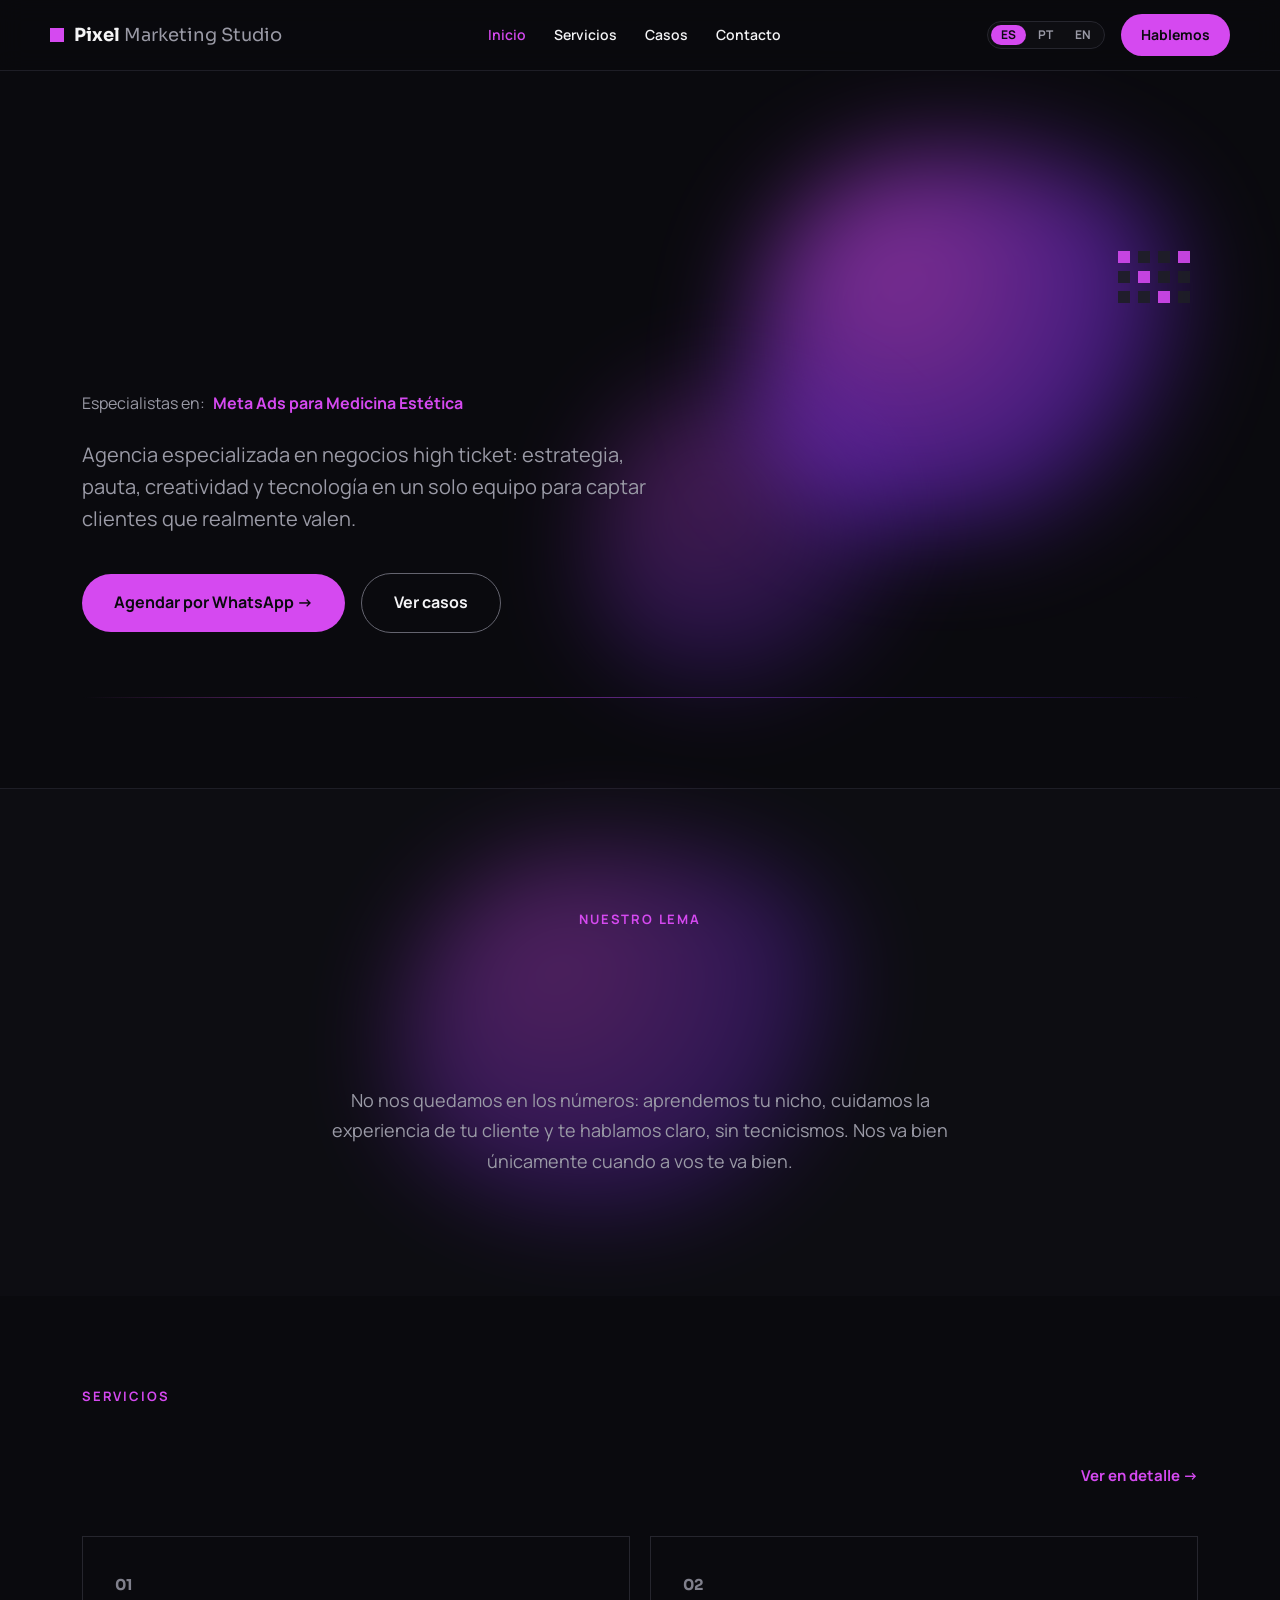
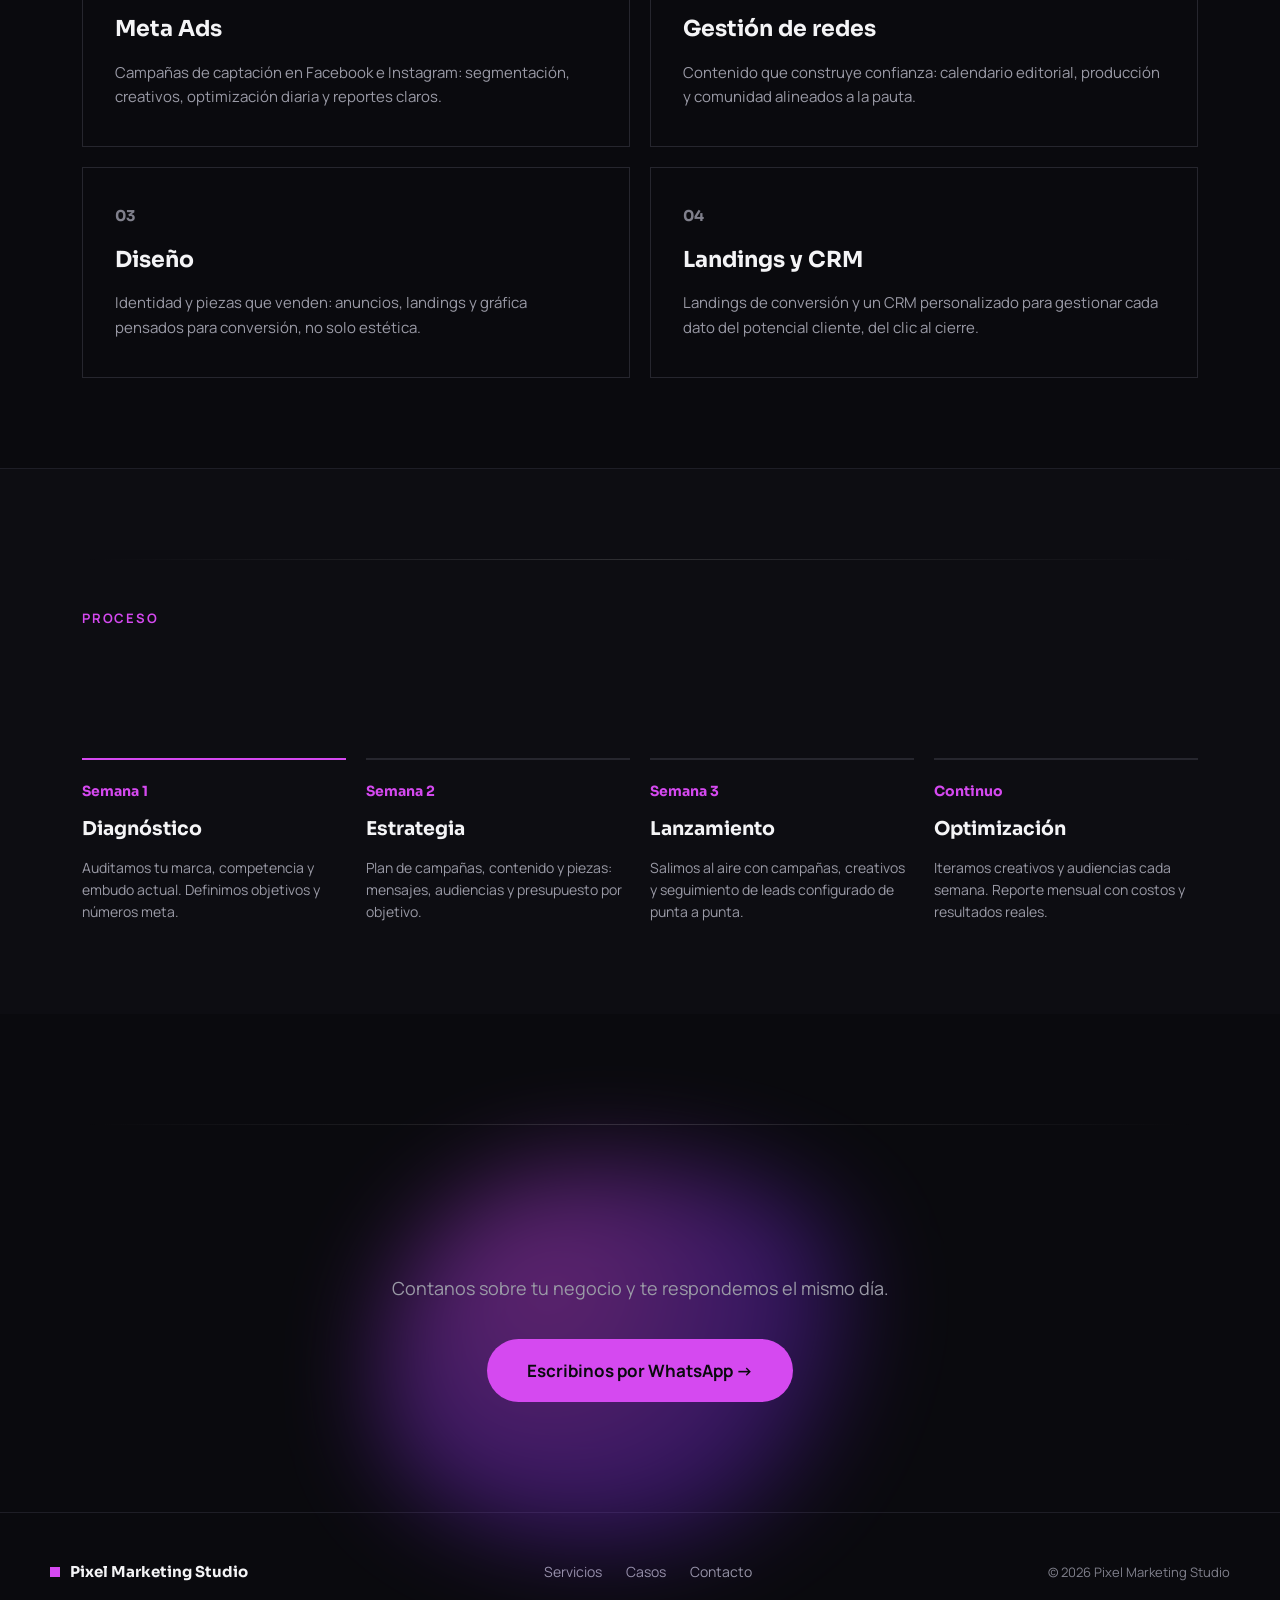
<file: index.html>
<!DOCTYPE html>
<html lang="es">
<head>
  <meta charset="utf-8">
  <meta name="viewport" content="width=device-width, initial-scale=1">
  <title>Pixel Marketing Studio — Agencia de Marketing High Ticket</title>
  <meta name="description" content="Agencia especializada en negocios high ticket: estrategia, Meta Ads, redes, diseño y CRM. Convertimos clics en clientes de alto valor. Escribinos hoy.">
  <meta name="google-site-verification" content="zoRiBBGaR45lLzDmFkMq2gNqnBe1nw9C35xNCXQyUmE">
  <meta name="theme-color" content="#0A0A0E">
  <script>(function(d){d.classList.add('js');try{if(!sessionStorage.getItem('pxSplash')&&!matchMedia('(prefers-reduced-motion: reduce)').matches){d.classList.add('show-splash');sessionStorage.setItem('pxSplash','1')}}catch(e){}})(document.documentElement)</script>
  <link rel="canonical" href="https://agustinlago88.github.io/pixel/">
  <link rel="icon" href="favicon.svg" type="image/svg+xml">
  <meta property="og:title" content="Pixel Marketing Studio — Marketing High Ticket">
  <meta property="og:description" content="Convertimos clics en clientes de alto valor. Estrategia, pauta, creatividad y tecnología en un solo equipo.">
  <meta property="og:type" content="website">
  <meta property="og:url" content="https://agustinlago88.github.io/pixel/">
  <meta property="og:site_name" content="Pixel Marketing Studio">
  <meta property="og:locale" content="es_AR">
  <meta property="og:image" content="https://agustinlago88.github.io/pixel/og-image.png">
  <meta property="og:image:width" content="1200">
  <meta property="og:image:height" content="630">
  <meta name="twitter:card" content="summary_large_image">
  <link rel="preconnect" href="https://fonts.googleapis.com">
  <link rel="preconnect" href="https://fonts.gstatic.com" crossorigin>
  <link href="https://fonts.googleapis.com/css2?family=Sora:wght@700;800&family=Manrope:wght@400;600;700&display=swap" rel="stylesheet">
  <link rel="stylesheet" href="styles.css">
  <script type="application/ld+json">
  {
    "@context": "https://schema.org",
    "@type": "ProfessionalService",
    "name": "Pixel Marketing Studio",
    "description": "Agencia de marketing para negocios high ticket: estrategia, Meta Ads, redes sociales, diseño, landings y CRM.",
    "url": "https://agustinlago88.github.io/pixel/",
    "image": "https://agustinlago88.github.io/pixel/og-image.png",
    "telephone": "+5491173655126",
    "areaServed": "AR",
    "knowsLanguage": "es",
    "contactPoint": {
      "@type": "ContactPoint",
      "telephone": "+5491173655126",
      "contactType": "sales",
      "availableLanguage": "Spanish"
    }
  }
  </script>
</head>
<body>
  <a class="skip-link" href="#main" data-i18n="skip_link">Saltar al contenido</a>

  <!-- SPLASH -->
  <div id="splash" class="splash">
    <div class="splash__grid">
      <span class="splash__pixel" style="background:#D549F0;animation:pixelBlink 1.1s ease-in-out 0s infinite"></span>
      <span class="splash__pixel" style="background:#7C3AED;animation:pixelBlink 1.1s ease-in-out .12s infinite"></span>
      <span class="splash__pixel" style="background:#D549F0;animation:pixelBlink 1.1s ease-in-out .24s infinite"></span>
      <span class="splash__pixel" style="background:#7C3AED;animation:pixelBlink 1.1s ease-in-out .36s infinite"></span>
      <span class="splash__pixel" style="background:#E272FF;animation:pixelBlink 1.1s ease-in-out .48s infinite"></span>
      <span class="splash__pixel" style="background:#7C3AED;animation:pixelBlink 1.1s ease-in-out .6s infinite"></span>
      <span class="splash__pixel" style="background:#D549F0;animation:pixelBlink 1.1s ease-in-out .72s infinite"></span>
      <span class="splash__pixel" style="background:#7C3AED;animation:pixelBlink 1.1s ease-in-out .84s infinite"></span>
      <span class="splash__pixel" style="background:#D549F0;animation:pixelBlink 1.1s ease-in-out .96s infinite"></span>
    </div>
    <div class="splash__text">
      <span class="splash__brand">Pixel</span>
      <span class="splash__sub">Marketing Studio</span>
    </div>
  </div>

  <!-- NAV -->
  <nav class="nav" id="nav" aria-label="Principal">
    <div class="container nav__inner">
      <a href="index.html" class="nav__logo">
        <span class="nav__logo-dot"></span>
        <span class="nav__logo-text">Pixel<span> Marketing Studio</span></span>
      </a>
      <div class="nav__links">
        <a href="index.html" class="active" aria-current="page" data-i18n="nav.home">Inicio</a>
        <a href="servicios.html" data-i18n="nav.services">Servicios</a>
        <a href="casos.html" data-i18n="nav.cases">Casos</a>
        <a href="contacto.html" data-i18n="nav.contact">Contacto</a>
      </div>
      <div class="nav__right">
        <div class="nav__lang" role="group" aria-label="Idioma / Language">
          <button type="button" class="nav__lang-btn active" data-lang-btn="es" aria-pressed="true">ES</button>
          <button type="button" class="nav__lang-btn" data-lang-btn="pt" aria-pressed="false">PT</button>
          <button type="button" class="nav__lang-btn" data-lang-btn="en" aria-pressed="false">EN</button>
        </div>
        <a href="https://wa.me/5491173655126?text=%C2%A1Hola!%20Quiero%20informaci%C3%B3n%20sobre%20sus%20servicios." rel="noopener" data-wa-link class="btn btn--primary btn--sm" target="_blank" data-i18n="nav.cta">Hablemos</a>
        <button class="nav__burger" type="button" aria-label="Abrir menú" aria-expanded="false" aria-controls="mobileMenu">
          <span></span><span></span><span></span>
        </button>
      </div>
    </div>
    <!-- Mobile menu -->
    <div class="nav__mobile-menu" id="mobileMenu">
      <a href="index.html" class="active" aria-current="page" data-i18n="nav.home">Inicio</a>
      <a href="servicios.html" data-i18n="nav.services">Servicios</a>
      <a href="casos.html" data-i18n="nav.cases">Casos</a>
      <a href="contacto.html" data-i18n="nav.contact">Contacto</a>
      <a href="https://wa.me/5491173655126?text=%C2%A1Hola!%20Quiero%20informaci%C3%B3n%20sobre%20sus%20servicios." rel="noopener" data-wa-link class="btn btn--primary" target="_blank" data-i18n="nav.cta">Hablemos</a>
      <div class="nav__lang" role="group" aria-label="Idioma / Language">
        <button type="button" class="nav__lang-btn active" data-lang-btn="es" aria-pressed="true">ES</button>
        <button type="button" class="nav__lang-btn" data-lang-btn="pt" aria-pressed="false">PT</button>
        <button type="button" class="nav__lang-btn" data-lang-btn="en" aria-pressed="false">EN</button>
      </div>
    </div>
  </nav>

  <main id="main">

  <!-- HERO -->
  <section class="hero">
    <div class="container" style="position:relative;isolation:isolate">
      <div class="blob blob--hero-a" aria-hidden="true"></div>
      <div class="blob blob--hero-b" aria-hidden="true"></div>
      <div class="hero__pixel-grid" aria-hidden="true">
        <span class="hero__pixel" style="background:#D549F0"></span><span class="hero__pixel" style="background:#1E1E26"></span><span class="hero__pixel" style="background:#1E1E26"></span><span class="hero__pixel" style="background:#D549F0"></span>
        <span class="hero__pixel" style="background:#1E1E26"></span><span class="hero__pixel" style="background:#D549F0"></span><span class="hero__pixel" style="background:#1E1E26"></span><span class="hero__pixel" style="background:#1E1E26"></span>
        <span class="hero__pixel" style="background:#1E1E26"></span><span class="hero__pixel" style="background:#1E1E26"></span><span class="hero__pixel" style="background:#D549F0"></span><span class="hero__pixel" style="background:#1E1E26"></span>
      </div>
      <p class="section-label section-label--lg">
        <span class="reveal-mask"><span class="reveal-line" data-i18n="index.hero.tagline">Agencia de marketing high ticket · Meta Ads · Redes · Diseño</span></span>
      </p>
      <h1 class="heading-xl" style="max-width:820px;text-wrap:pretty">
        <span class="reveal-mask"><span class="reveal-line" data-i18n="index.hero.h1_1">Convertimos clics en</span></span>
        <span class="reveal-mask"><span class="reveal-line" data-i18n="index.hero.h1_2">clientes de <span class="text-accent">alto valor</span>.</span></span>
      </h1>
      <div class="rotator-container" style="margin:22px 0 0;font-size:16px;color:#9A9AA6;display:flex;align-items:center;gap:8px;flex-wrap:wrap">
        <span data-i18n="index.hero.rotator_label">Especialistas en:</span>
        <span class="rotator-wrapper"><span id="rotator" class="rotator-text text-accent" style="font-weight:700">Meta Ads para Medicina Estética</span></span>
      </div>
      <p class="text-muted" style="font-size:20px;line-height:1.6;max-width:600px;margin:22px 0 38px" data-i18n="index.hero.desc">Agencia especializada en negocios high ticket: estrategia, pauta, creatividad y tecnología en un solo equipo para captar clientes que realmente valen.</p>
      <div style="display:flex;gap:16px;align-items:center;flex-wrap:wrap">
        <a href="https://wa.me/5491173655126?text=%C2%A1Hola!%20Quiero%20informaci%C3%B3n%20sobre%20sus%20servicios." rel="noopener" data-wa-link class="btn btn--primary" target="_blank" data-i18n="index.hero.cta_wa">Agendar por WhatsApp →</a>
        <a href="casos.html" class="btn btn--outline" data-i18n="index.hero.cta_cases">Ver casos</a>
      </div>
      <div style="margin-top:64px;width:100%">
        <div class="flow-line"></div>
      </div>
    </div>
  </section>

  <!-- LEMA -->
  <section class="section--alt">
    <div class="container" style="padding:120px 32px;text-align:center;position:relative;isolation:isolate">
      <div class="blob blob--lema" aria-hidden="true"></div>
      <p class="section-label animate-on-scroll" data-i18n="index.lema.label">Nuestro lema</p>
      <h2 class="heading-lg" style="max-width:820px;margin:0 auto;text-wrap:pretty">
        <span class="reveal-mask"><span class="reveal-line" data-i18n="index.lema.h2_1">Tu crecimiento es</span></span>
        <span class="reveal-mask"><span class="reveal-line" data-i18n="index.lema.h2_2">nuestra <span class="text-accent">métrica</span>.</span></span>
      </h2>
      <p class="text-muted animate-on-scroll" style="font-size:18px;line-height:1.7;max-width:640px;margin:26px auto 0" data-i18n="index.lema.desc">No nos quedamos en los números: aprendemos tu nicho, cuidamos la experiencia de tu cliente y te hablamos claro, sin tecnicismos. Nos va bien únicamente cuando a vos te va bien.</p>
    </div>
  </section>

  <!-- SERVICIOS RESUMEN -->
  <section>
    <div class="container" style="padding:90px 32px">
      <div style="display:flex;justify-content:space-between;align-items:flex-end;gap:24px;margin-bottom:48px;flex-wrap:wrap">
        <div>
          <p class="section-label" data-i18n="index.services.label">Servicios</p>
          <h2 class="heading-md">
            <span class="reveal-mask"><span class="reveal-line" data-i18n="index.services.h2">Todo lo que tu marca necesita para vender</span></span>
          </h2>
        </div>
        <a href="servicios.html" class="text-accent" style="font-weight:700;font-size:15px;white-space:nowrap" data-i18n="index.services.link">Ver en detalle →</a>
      </div>
      <div class="pixel-grid-deco">
        <div class="card glow-card animate-on-scroll">
          <p class="card__num">01</p>
          <h3 class="card__title" data-i18n="index.services.card1.title">Meta Ads</h3>
          <p class="card__desc" data-i18n="index.services.card1.desc">Campañas de captación en Facebook e Instagram: segmentación, creativos, optimización diaria y reportes claros.</p>
        </div>
        <div class="card glow-card animate-on-scroll">
          <p class="card__num">02</p>
          <h3 class="card__title" data-i18n="index.services.card2.title">Gestión de redes</h3>
          <p class="card__desc" data-i18n="index.services.card2.desc">Contenido que construye confianza: calendario editorial, producción y comunidad alineados a la pauta.</p>
        </div>
        <div class="card glow-card animate-on-scroll">
          <p class="card__num">03</p>
          <h3 class="card__title" data-i18n="index.services.card3.title">Diseño</h3>
          <p class="card__desc" data-i18n="index.services.card3.desc">Identidad y piezas que venden: anuncios, landings y gráfica pensados para conversión, no solo estética.</p>
        </div>
        <div class="card glow-card animate-on-scroll">
          <p class="card__num">04</p>
          <h3 class="card__title" data-i18n="index.services.card4.title">Landings y CRM</h3>
          <p class="card__desc" data-i18n="index.services.card4.desc">Landings de conversión y un CRM personalizado para gestionar cada dato del potencial cliente, del clic al cierre.</p>
        </div>
      </div>
    </div>
  </section>

  <!-- PROCESO -->
  <section class="section--alt">
    <div class="container" style="padding:90px 32px">
      <div class="flow-line flow-line--subtle" style="margin-bottom:48px"></div>
      <p class="section-label" data-i18n="index.process.label">Proceso</p>
      <h2 class="heading-md" style="margin-bottom:48px">
        <span class="reveal-mask"><span class="reveal-line" data-i18n="index.process.h2">Cómo trabajamos</span></span>
      </h2>
      <div class="process-grid">
        <div class="process-step animate-on-scroll">
          <p class="process-step__week" data-i18n="index.process.step1.week">Semana 1</p>
          <h3 class="process-step__title" data-i18n="index.process.step1.title">Diagnóstico</h3>
          <p class="process-step__desc" data-i18n="index.process.step1.desc">Auditamos tu marca, competencia y embudo actual. Definimos objetivos y números meta.</p>
        </div>
        <div class="process-step animate-on-scroll">
          <p class="process-step__week" data-i18n="index.process.step2.week">Semana 2</p>
          <h3 class="process-step__title" data-i18n="index.process.step2.title">Estrategia</h3>
          <p class="process-step__desc" data-i18n="index.process.step2.desc">Plan de campañas, contenido y piezas: mensajes, audiencias y presupuesto por objetivo.</p>
        </div>
        <div class="process-step animate-on-scroll">
          <p class="process-step__week" data-i18n="index.process.step3.week">Semana 3</p>
          <h3 class="process-step__title" data-i18n="index.process.step3.title">Lanzamiento</h3>
          <p class="process-step__desc" data-i18n="index.process.step3.desc">Salimos al aire con campañas, creativos y seguimiento de leads configurado de punta a punta.</p>
        </div>
        <div class="process-step animate-on-scroll">
          <p class="process-step__week" data-i18n="index.process.step4.week">Continuo</p>
          <h3 class="process-step__title" data-i18n="index.process.step4.title">Optimización</h3>
          <p class="process-step__desc" data-i18n="index.process.step4.desc">Iteramos creativos y audiencias cada semana. Reporte mensual con costos y resultados reales.</p>
        </div>
      </div>
    </div>
  </section>

  <!-- CTA FINAL -->
  <section class="cta-section">
    <div class="container" style="position:relative;isolation:isolate">
      <div class="flow-line flow-line--subtle" style="margin-bottom:72px"></div>
      <div class="blob blob--cta" aria-hidden="true"></div>
      <h2 class="heading-lg" style="margin-bottom:20px;text-wrap:pretty">
        <span class="reveal-mask"><span class="reveal-line" data-i18n="index.cta.h2">¿Listo para llenar tu agenda de clientes?</span></span>
      </h2>
      <p class="text-muted animate-on-scroll" style="font-size:18px;margin-bottom:36px" data-i18n="index.cta.desc">Contanos sobre tu negocio y te respondemos el mismo día.</p>
      <a href="https://wa.me/5491173655126?text=%C2%A1Hola!%20Quiero%20informaci%C3%B3n%20sobre%20sus%20servicios." rel="noopener" data-wa-link class="btn btn--primary btn--lg animate-on-scroll" target="_blank" data-i18n="index.cta.btn">Escribinos por WhatsApp →</a>
    </div>
  </section>

  </main>

  <!-- FOOTER -->
  <footer class="footer">
    <div class="container footer__inner">
      <div class="footer__brand">
        <span class="footer__brand-dot"></span>
        <span class="footer__brand-name">Pixel Marketing Studio</span>
      </div>
      <div class="footer__links">
        <a href="servicios.html" data-i18n="nav.services">Servicios</a>
        <a href="casos.html" data-i18n="nav.cases">Casos</a>
        <a href="contacto.html" data-i18n="nav.contact">Contacto</a>
      </div>
      <p class="footer__copy" data-i18n="footer.rights">© 2026 Pixel Marketing Studio</p>
    </div>
  </footer>

  <script src="translations.js"></script>
  <script src="main.js"></script>
</body>
</html>
</file>
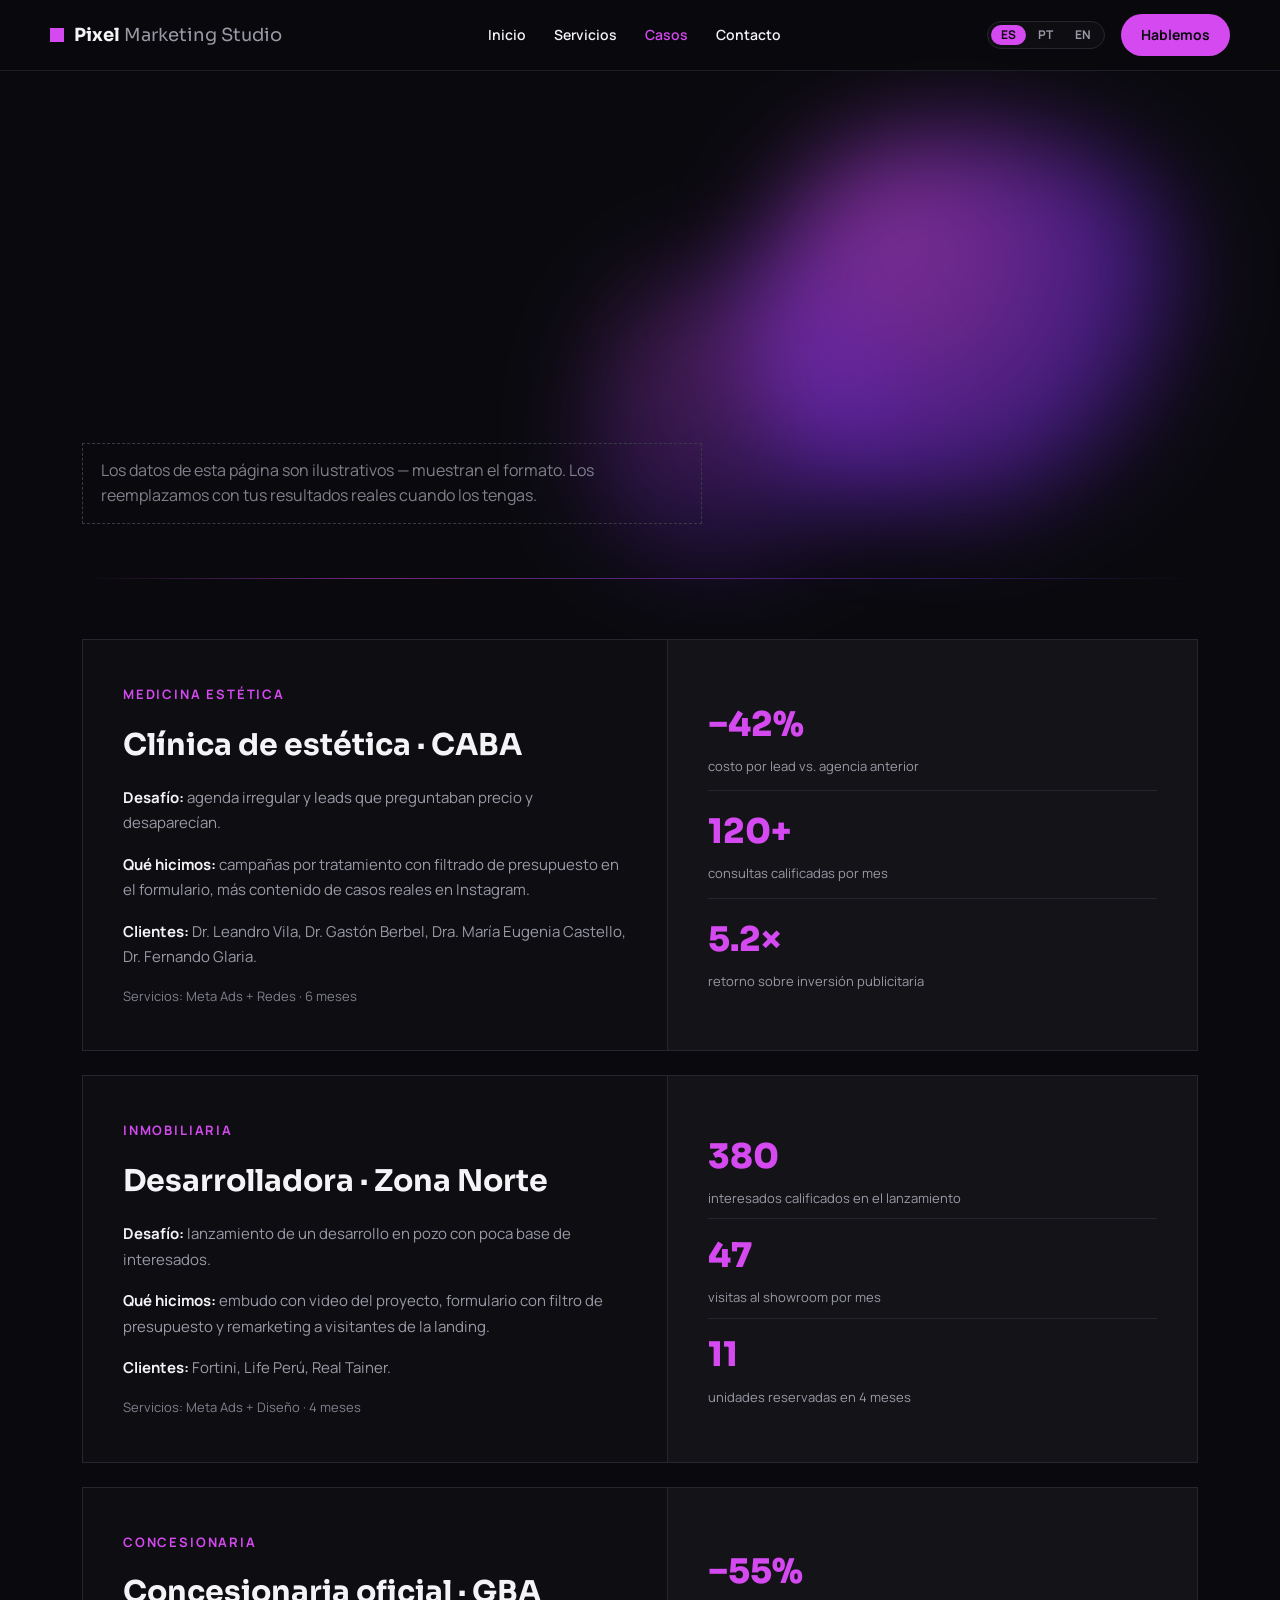
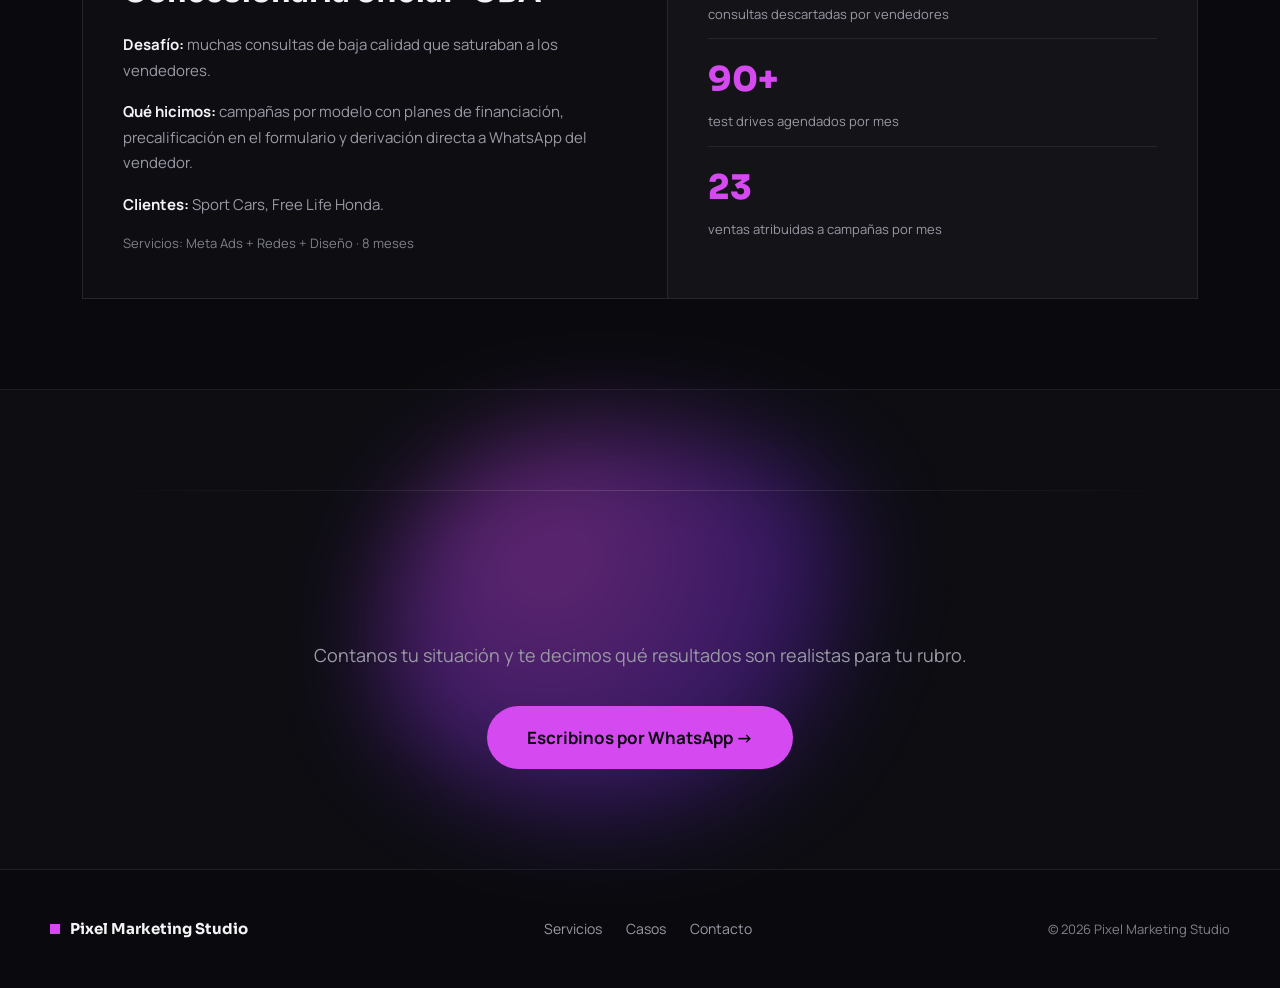
<file: casos.html>
<!DOCTYPE html>
<html lang="es">
<head>
  <meta charset="utf-8">
  <meta name="viewport" content="width=device-width, initial-scale=1">
  <title>Casos — Pixel Marketing Studio</title>
  <meta name="description" content="Cómo medimos resultados de marketing en medicina estética, inmobiliarias y concesionarias: métricas que se miden en clientes y ventas, no en likes.">
  <meta name="theme-color" content="#0A0A0E">
  <script>document.documentElement.classList.add('js')</script>
  <link rel="canonical" href="https://agustinlago88.github.io/pixel/casos.html">
  <link rel="icon" href="favicon.svg" type="image/svg+xml">
  <meta property="og:title" content="Casos — Pixel Marketing Studio">
  <meta property="og:description" content="Resultados que se miden en clientes, no en likes.">
  <meta property="og:type" content="website">
  <meta property="og:url" content="https://agustinlago88.github.io/pixel/casos.html">
  <meta property="og:site_name" content="Pixel Marketing Studio">
  <meta property="og:locale" content="es_AR">
  <meta property="og:image" content="https://agustinlago88.github.io/pixel/og-image.png">
  <meta property="og:image:width" content="1200">
  <meta property="og:image:height" content="630">
  <meta name="twitter:card" content="summary_large_image">
  <link rel="preconnect" href="https://fonts.googleapis.com">
  <link rel="preconnect" href="https://fonts.gstatic.com" crossorigin>
  <link href="https://fonts.googleapis.com/css2?family=Sora:wght@700;800&family=Manrope:wght@400;600;700&display=swap" rel="stylesheet">
  <link rel="stylesheet" href="styles.css">
  <script type="application/ld+json">
{
  "@context": "https://schema.org",
  "@type": "BreadcrumbList",
  "itemListElement": [
    {
      "@type": "ListItem",
      "position": 1,
      "name": "Inicio",
      "item": "https://agustinlago88.github.io/pixel/"
    },
    {
      "@type": "ListItem",
      "position": 2,
      "name": "Casos",
      "item": "https://agustinlago88.github.io/pixel/casos.html"
    }
  ]
}
  </script>
</head>
<body>
  <a class="skip-link" href="#main" data-i18n="skip_link">Saltar al contenido</a>

  <!-- NAV -->
  <nav class="nav" aria-label="Principal">
    <div class="container nav__inner">
      <a href="index.html" class="nav__logo">
        <span class="nav__logo-dot"></span>
        <span class="nav__logo-text">Pixel<span> Marketing Studio</span></span>
      </a>
      <div class="nav__links">
        <a href="index.html" data-i18n="nav.home">Inicio</a>
        <a href="servicios.html" data-i18n="nav.services">Servicios</a>
        <a href="casos.html" class="active" aria-current="page" data-i18n="nav.cases">Casos</a>
        <a href="contacto.html" data-i18n="nav.contact">Contacto</a>
      </div>
      <div class="nav__right">
        <div class="nav__lang" role="group" aria-label="Idioma / Language">
          <button type="button" class="nav__lang-btn active" data-lang-btn="es" aria-pressed="true">ES</button>
          <button type="button" class="nav__lang-btn" data-lang-btn="pt" aria-pressed="false">PT</button>
          <button type="button" class="nav__lang-btn" data-lang-btn="en" aria-pressed="false">EN</button>
        </div>
        <a href="https://wa.me/5491173655126?text=%C2%A1Hola!%20Quiero%20informaci%C3%B3n%20sobre%20sus%20servicios." rel="noopener" data-wa-link class="btn btn--primary btn--sm" target="_blank" data-i18n="nav.cta">Hablemos</a>
        <button class="nav__burger" type="button" aria-label="Abrir menú" aria-expanded="false" aria-controls="mobileMenu">
          <span></span><span></span><span></span>
        </button>
      </div>
    </div>
    <div class="nav__mobile-menu" id="mobileMenu">
      <a href="index.html" data-i18n="nav.home">Inicio</a>
      <a href="servicios.html" data-i18n="nav.services">Servicios</a>
      <a href="casos.html" class="active" aria-current="page" data-i18n="nav.cases">Casos</a>
      <a href="contacto.html" data-i18n="nav.contact">Contacto</a>
      <a href="https://wa.me/5491173655126?text=%C2%A1Hola!%20Quiero%20informaci%C3%B3n%20sobre%20sus%20servicios." rel="noopener" data-wa-link class="btn btn--primary" target="_blank" data-i18n="nav.cta">Hablemos</a>
      <div class="nav__lang" role="group" aria-label="Idioma / Language">
        <button type="button" class="nav__lang-btn active" data-lang-btn="es" aria-pressed="true">ES</button>
        <button type="button" class="nav__lang-btn" data-lang-btn="pt" aria-pressed="false">PT</button>
        <button type="button" class="nav__lang-btn" data-lang-btn="en" aria-pressed="false">EN</button>
      </div>
    </div>
  </nav>

  <main id="main">

  <!-- HEADER -->
  <section class="hero hero--page">
    <div class="container" style="position:relative;isolation:isolate">
      <div class="blob blob--hero-a" aria-hidden="true"></div>
      <div class="blob blob--hero-b" aria-hidden="true"></div>
      <p class="section-label section-label--lg">
        <span class="reveal-mask"><span class="reveal-line" data-i18n="casos.header.label">Casos</span></span>
      </p>
      <h1 class="heading-xl" style="max-width:760px;text-wrap:pretty">
        <span class="reveal-mask"><span class="reveal-line" data-i18n="casos.header.h1_1">Resultados que se miden en</span></span>
        <span class="reveal-mask"><span class="reveal-line" data-i18n="casos.header.h1_2"><span class="text-accent">clientes</span>, no en likes.</span></span>
      </h1>
      <p class="text-dim" style="font-size:16px;line-height:1.6;max-width:620px;margin:26px 0 0;border:1px dashed #3A3A44;padding:14px 18px" data-i18n="casos.header.disclaimer">Los datos de esta página son ilustrativos — muestran el formato. Los reemplazamos con tus resultados reales cuando los tengas.</p>
      <div style="margin-top:54px;width:100%">
        <div class="flow-line"></div>
      </div>
    </div>
  </section>

  <!-- CASOS -->
  <section>
    <div class="container" style="padding:0 32px 90px;display:grid;gap:24px">

      <!-- Caso 1 -->
      <div class="case-card glow-card animate-on-scroll">
        <div class="case-card__info">
          <p class="section-label" style="margin:0" data-i18n="casos.c1.tag">Medicina estética</p>
          <h2 class="heading-sm" data-i18n="casos.c1.title">Clínica de estética · CABA</h2>
          <p class="text-muted" style="font-size:15px;line-height:1.7" data-i18n="casos.c1.challenge"><strong style="color:#F4F4F6">Desafío:</strong> agenda irregular y leads que preguntaban precio y desaparecían.</p>
          <p class="text-muted" style="font-size:15px;line-height:1.7" data-i18n="casos.c1.solution"><strong style="color:#F4F4F6">Qué hicimos:</strong> campañas por tratamiento con filtrado de presupuesto en el formulario, más contenido de casos reales en Instagram.</p>
          <p class="text-muted" style="font-size:15px;line-height:1.7" data-i18n="casos.c1.clients"><strong style="color:#F4F4F6">Clientes:</strong> Dr. Leandro Vila, Dr. Gastón Berbel, Dra. María Eugenia Castello, Dr. Fernando Glaria.</p>
          <p class="text-dim" style="font-size:13px;margin:auto 0 0" data-i18n="casos.c1.meta">Servicios: Meta Ads + Redes · 6 meses</p>
        </div>
        <div class="case-card__stats">
          <div class="case-card__stat">
            <p class="case-card__stat-value" data-i18n="casos.c1.s1_val">−42%</p>
            <p class="case-card__stat-label" data-i18n="casos.c1.s1_lbl">costo por lead vs. agencia anterior</p>
          </div>
          <div class="case-card__stat">
            <p class="case-card__stat-value" data-i18n="casos.c1.s2_val">120+</p>
            <p class="case-card__stat-label" data-i18n="casos.c1.s2_lbl">consultas calificadas por mes</p>
          </div>
          <div class="case-card__stat">
            <p class="case-card__stat-value" data-i18n="casos.c1.s3_val">5.2×</p>
            <p class="case-card__stat-label" data-i18n="casos.c1.s3_lbl">retorno sobre inversión publicitaria</p>
          </div>
        </div>
      </div>

      <!-- Caso 2 -->
      <div class="case-card glow-card animate-on-scroll">
        <div class="case-card__info">
          <p class="section-label" style="margin:0" data-i18n="casos.c2.tag">Inmobiliaria</p>
          <h2 class="heading-sm" data-i18n="casos.c2.title">Desarrolladora · Zona Norte</h2>
          <p class="text-muted" style="font-size:15px;line-height:1.7" data-i18n="casos.c2.challenge"><strong style="color:#F4F4F6">Desafío:</strong> lanzamiento de un desarrollo en pozo con poca base de interesados.</p>
          <p class="text-muted" style="font-size:15px;line-height:1.7" data-i18n="casos.c2.solution"><strong style="color:#F4F4F6">Qué hicimos:</strong> embudo con video del proyecto, formulario con filtro de presupuesto y remarketing a visitantes de la landing.</p>
          <p class="text-muted" style="font-size:15px;line-height:1.7" data-i18n="casos.c2.clients"><strong style="color:#F4F4F6">Clientes:</strong> Fortini, Life Perú, Real Tainer.</p>
          <p class="text-dim" style="font-size:13px;margin:auto 0 0" data-i18n="casos.c2.meta">Servicios: Meta Ads + Diseño · 4 meses</p>
        </div>
        <div class="case-card__stats">
          <div class="case-card__stat">
            <p class="case-card__stat-value" data-i18n="casos.c2.s1_val">380</p>
            <p class="case-card__stat-label" data-i18n="casos.c2.s1_lbl">interesados calificados en el lanzamiento</p>
          </div>
          <div class="case-card__stat">
            <p class="case-card__stat-value" data-i18n="casos.c2.s2_val">47</p>
            <p class="case-card__stat-label" data-i18n="casos.c2.s2_lbl">visitas al showroom por mes</p>
          </div>
          <div class="case-card__stat">
            <p class="case-card__stat-value" data-i18n="casos.c2.s3_val">11</p>
            <p class="case-card__stat-label" data-i18n="casos.c2.s3_lbl">unidades reservadas en 4 meses</p>
          </div>
        </div>
      </div>

      <!-- Caso 3 -->
      <div class="case-card glow-card animate-on-scroll">
        <div class="case-card__info">
          <p class="section-label" style="margin:0" data-i18n="casos.c3.tag">Concesionaria</p>
          <h2 class="heading-sm" data-i18n="casos.c3.title">Concesionaria oficial · GBA</h2>
          <p class="text-muted" style="font-size:15px;line-height:1.7" data-i18n="casos.c3.challenge"><strong style="color:#F4F4F6">Desafío:</strong> muchas consultas de baja calidad que saturaban a los vendedores.</p>
          <p class="text-muted" style="font-size:15px;line-height:1.7" data-i18n="casos.c3.solution"><strong style="color:#F4F4F6">Qué hicimos:</strong> campañas por modelo con planes de financiación, precalificación en el formulario y derivación directa a WhatsApp del vendedor.</p>
          <p class="text-muted" style="font-size:15px;line-height:1.7" data-i18n="casos.c3.clients"><strong style="color:#F4F4F6">Clientes:</strong> Sport Cars, Free Life Honda.</p>
          <p class="text-dim" style="font-size:13px;margin:auto 0 0" data-i18n="casos.c3.meta">Servicios: Meta Ads + Redes + Diseño · 8 meses</p>
        </div>
        <div class="case-card__stats">
          <div class="case-card__stat">
            <p class="case-card__stat-value" data-i18n="casos.c3.s1_val">−55%</p>
            <p class="case-card__stat-label" data-i18n="casos.c3.s1_lbl">consultas descartadas por vendedores</p>
          </div>
          <div class="case-card__stat">
            <p class="case-card__stat-value" data-i18n="casos.c3.s2_val">90+</p>
            <p class="case-card__stat-label" data-i18n="casos.c3.s2_lbl">test drives agendados por mes</p>
          </div>
          <div class="case-card__stat">
            <p class="case-card__stat-value" data-i18n="casos.c3.s3_val">23</p>
            <p class="case-card__stat-label" data-i18n="casos.c3.s3_lbl">ventas atribuidas a campañas por mes</p>
          </div>
        </div>
      </div>

    </div>
  </section>

  <!-- CTA -->
  <section class="section--alt">
    <div class="container cta-section" style="position:relative;isolation:isolate;padding:100px 32px">
      <div class="flow-line flow-line--subtle" style="margin-bottom:72px"></div>
      <div class="blob blob--cta" aria-hidden="true"></div>
      <h2 class="heading-lg" style="margin-bottom:20px;text-wrap:pretty">
        <span class="reveal-mask"><span class="reveal-line" data-i18n="casos.cta.h2">Tu negocio puede ser el próximo caso</span></span>
      </h2>
      <p class="text-muted animate-on-scroll" style="font-size:18px;margin-bottom:36px" data-i18n="casos.cta.desc">Contanos tu situación y te decimos qué resultados son realistas para tu rubro.</p>
      <a href="https://wa.me/5491173655126?text=%C2%A1Hola!%20Quiero%20informaci%C3%B3n%20sobre%20sus%20servicios." rel="noopener" data-wa-link class="btn btn--primary btn--lg animate-on-scroll" target="_blank" data-i18n="casos.cta.btn">Escribinos por WhatsApp →</a>
    </div>
  </section>

  </main>

  <!-- FOOTER -->
  <footer class="footer">
    <div class="container footer__inner">
      <div class="footer__brand">
        <span class="footer__brand-dot"></span>
        <span class="footer__brand-name">Pixel Marketing Studio</span>
      </div>
      <div class="footer__links">
        <a href="servicios.html" data-i18n="nav.services">Servicios</a>
        <a href="casos.html" data-i18n="nav.cases">Casos</a>
        <a href="contacto.html" data-i18n="nav.contact">Contacto</a>
      </div>
      <p class="footer__copy" data-i18n="footer.rights">© 2026 Pixel Marketing Studio</p>
    </div>
  </footer>

  <script src="translations.js"></script>
  <script src="main.js"></script>
</body>
</html>
</file>
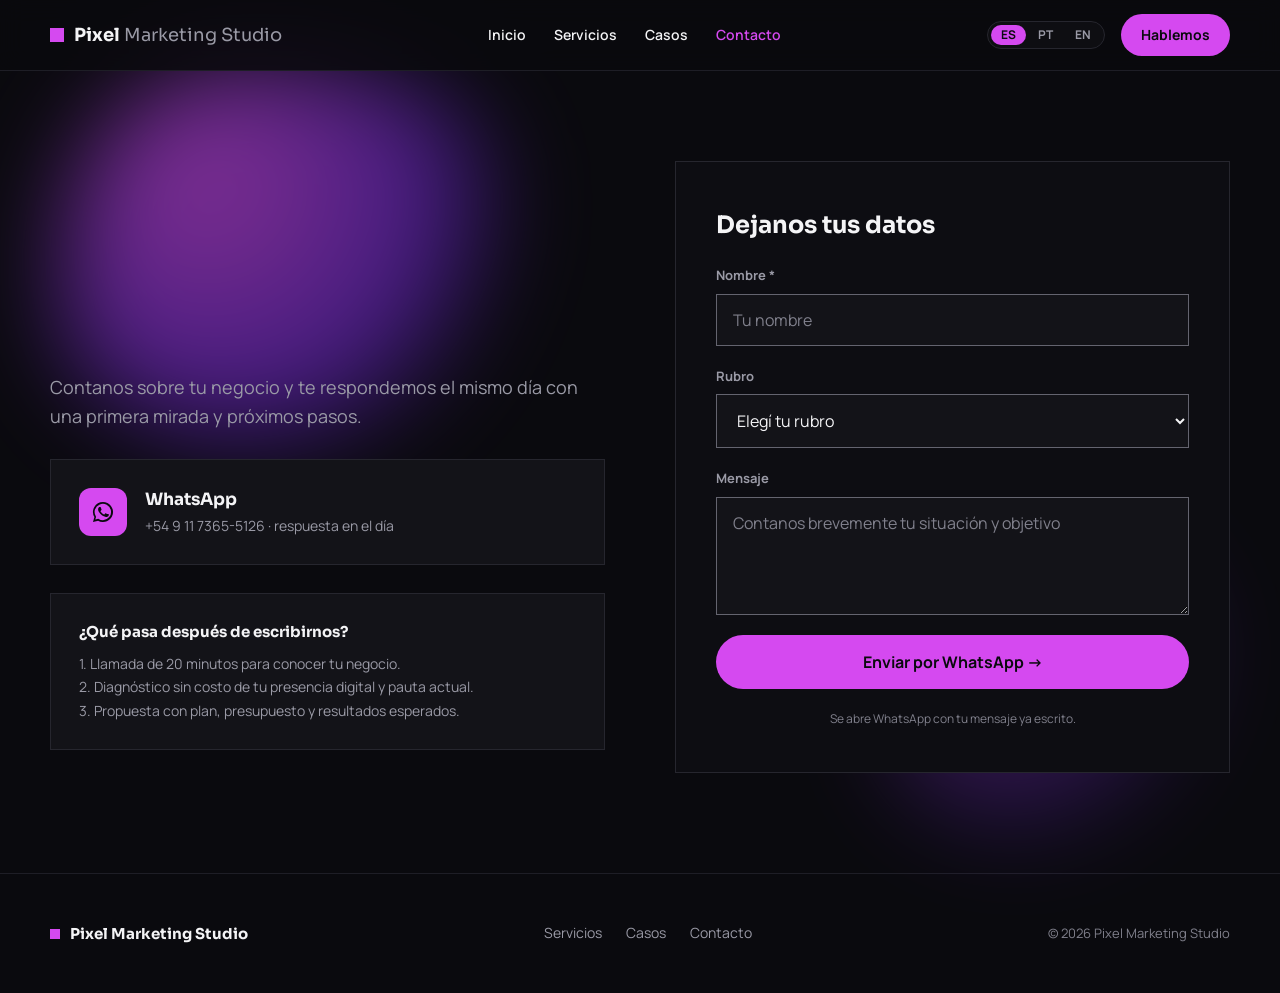
<file: contacto.html>
<!DOCTYPE html>
<html lang="es">
<head>
  <meta charset="utf-8">
  <meta name="viewport" content="width=device-width, initial-scale=1">
  <title>Contacto — Pixel Marketing Studio</title>
  <meta name="description" content="Contactanos por WhatsApp o dejanos tus datos. Te respondemos el mismo día con una primera mirada de tu marketing y los próximos pasos para tu negocio.">
  <meta name="theme-color" content="#0A0A0E">
  <script>document.documentElement.classList.add('js')</script>
  <link rel="canonical" href="https://agustinlago88.github.io/pixel/contacto.html">
  <link rel="icon" href="favicon.svg" type="image/svg+xml">
  <meta property="og:title" content="Contacto — Pixel Marketing Studio">
  <meta property="og:description" content="Hablemos de tu próximo cliente. Contanos sobre tu negocio.">
  <meta property="og:type" content="website">
  <meta property="og:url" content="https://agustinlago88.github.io/pixel/contacto.html">
  <meta property="og:site_name" content="Pixel Marketing Studio">
  <meta property="og:locale" content="es_AR">
  <meta property="og:image" content="https://agustinlago88.github.io/pixel/og-image.png">
  <meta property="og:image:width" content="1200">
  <meta property="og:image:height" content="630">
  <meta name="twitter:card" content="summary_large_image">
  <link rel="preconnect" href="https://fonts.googleapis.com">
  <link rel="preconnect" href="https://fonts.gstatic.com" crossorigin>
  <link href="https://fonts.googleapis.com/css2?family=Sora:wght@700;800&family=Manrope:wght@400;600;700&display=swap" rel="stylesheet">
  <link rel="stylesheet" href="styles.css">
  <script type="application/ld+json">
{
  "@context": "https://schema.org",
  "@type": "BreadcrumbList",
  "itemListElement": [
    {
      "@type": "ListItem",
      "position": 1,
      "name": "Inicio",
      "item": "https://agustinlago88.github.io/pixel/"
    },
    {
      "@type": "ListItem",
      "position": 2,
      "name": "Contacto",
      "item": "https://agustinlago88.github.io/pixel/contacto.html"
    }
  ]
}
  </script>
</head>
<body>
  <a class="skip-link" href="#main" data-i18n="skip_link">Saltar al contenido</a>

  <!-- NAV -->
  <nav class="nav" aria-label="Principal">
    <div class="container nav__inner">
      <a href="index.html" class="nav__logo">
        <span class="nav__logo-dot"></span>
        <span class="nav__logo-text">Pixel<span> Marketing Studio</span></span>
      </a>
      <div class="nav__links">
        <a href="index.html" data-i18n="nav.home">Inicio</a>
        <a href="servicios.html" data-i18n="nav.services">Servicios</a>
        <a href="casos.html" data-i18n="nav.cases">Casos</a>
        <a href="contacto.html" class="active" aria-current="page" data-i18n="nav.contact">Contacto</a>
      </div>
      <div class="nav__right">
        <div class="nav__lang" role="group" aria-label="Idioma / Language">
          <button type="button" class="nav__lang-btn active" data-lang-btn="es" aria-pressed="true">ES</button>
          <button type="button" class="nav__lang-btn" data-lang-btn="pt" aria-pressed="false">PT</button>
          <button type="button" class="nav__lang-btn" data-lang-btn="en" aria-pressed="false">EN</button>
        </div>
        <a href="https://wa.me/5491173655126?text=%C2%A1Hola!%20Quiero%20informaci%C3%B3n%20sobre%20sus%20servicios." rel="noopener" data-wa-link class="btn btn--primary btn--sm" target="_blank" data-i18n="nav.cta">Hablemos</a>
        <button class="nav__burger" type="button" aria-label="Abrir menú" aria-expanded="false" aria-controls="mobileMenu">
          <span></span><span></span><span></span>
        </button>
      </div>
    </div>
    <div class="nav__mobile-menu" id="mobileMenu">
      <a href="index.html" data-i18n="nav.home">Inicio</a>
      <a href="servicios.html" data-i18n="nav.services">Servicios</a>
      <a href="casos.html" data-i18n="nav.cases">Casos</a>
      <a href="contacto.html" class="active" aria-current="page" data-i18n="nav.contact">Contacto</a>
      <a href="https://wa.me/5491173655126?text=%C2%A1Hola!%20Quiero%20informaci%C3%B3n%20sobre%20sus%20servicios." rel="noopener" data-wa-link class="btn btn--primary" target="_blank" data-i18n="nav.cta">Hablemos</a>
      <div class="nav__lang" role="group" aria-label="Idioma / Language">
        <button type="button" class="nav__lang-btn active" data-lang-btn="es" aria-pressed="true">ES</button>
        <button type="button" class="nav__lang-btn" data-lang-btn="pt" aria-pressed="false">PT</button>
        <button type="button" class="nav__lang-btn" data-lang-btn="en" aria-pressed="false">EN</button>
      </div>
    </div>
  </nav>

  <main id="main">

  <!-- CONTENT -->
  <section>
    <div class="container contact-grid">
      <div class="blob blob--hero-a" style="top:-10px;left:10px;right:auto" aria-hidden="true"></div>
      <div class="blob blob--hero-b" style="bottom:40px;right:20px;left:auto" aria-hidden="true"></div>

      <!-- Left -->
      <div style="display:flex;flex-direction:column;gap:28px">
        <div>
          <p class="section-label section-label--lg">
            <span class="reveal-mask"><span class="reveal-line" data-i18n="contacto.header.label">Contacto</span></span>
          </p>
          <h1 class="heading-xl" style="text-wrap:pretty">
            <span class="reveal-mask"><span class="reveal-line" data-i18n="contacto.header.h1_1">Hablemos de tu</span></span>
            <span class="reveal-mask"><span class="reveal-line" data-i18n="contacto.header.h1_2"><span class="text-accent">próximo cliente</span>.</span></span>
          </h1>
          <p class="text-muted" style="font-size:18px;line-height:1.6;margin:24px 0 0" data-i18n="contacto.header.desc">Contanos sobre tu negocio y te respondemos el mismo día con una primera mirada y próximos pasos.</p>
        </div>

        <a href="https://wa.me/5491173655126?text=%C2%A1Hola!%20Quiero%20informaci%C3%B3n%20sobre%20sus%20servicios." rel="noopener" data-wa-link class="contact-box contact-box--wa glow-card" target="_blank">
          <span class="contact-wa-icon">
            <svg width="24" height="24" viewBox="0 0 24 24" fill="none" aria-hidden="true"><path d="M12 2a10 10 0 0 0-8.6 15.1L2 22l5.1-1.3A10 10 0 1 0 12 2Zm0 18.2c-1.6 0-3.1-.4-4.4-1.2l-.3-.2-3 .8.8-2.9-.2-.3A8.2 8.2 0 1 1 12 20.2Zm4.5-6.1c-.2-.1-1.5-.7-1.7-.8-.2-.1-.4-.1-.6.1-.2.2-.6.8-.8 1-.1.2-.3.2-.5.1a6.7 6.7 0 0 1-3.3-2.9c-.3-.4 0-.6.2-.8l.4-.5c.1-.2.2-.3.3-.5v-.5c0-.1-.5-1.4-.7-1.9-.2-.5-.4-.4-.6-.4h-.5c-.2 0-.5.1-.7.3-.2.3-.9.9-.9 2.2s.9 2.5 1.1 2.7c.1.2 1.9 2.9 4.6 4 .6.3 1.1.4 1.5.6.6.2 1.2.2 1.6.1.5-.1 1.5-.6 1.7-1.2.2-.6.2-1.1.2-1.2l-.3-.4Z" fill="#0A0A0E"/></svg>
          </span>
          <span style="display:flex;flex-direction:column;gap:2px">
            <span class="sora" style="font-weight:700;font-size:17px;color:#F4F4F6">WhatsApp</span>
            <span class="text-muted" style="font-size:14px" data-wa-display>+54 9 11 7365-5126 · respuesta en el día</span>
          </span>
        </a>

        <div class="contact-box glow-card">
          <p class="sora" style="font-weight:700;font-size:15px;margin:0" data-i18n="contacto.faq.title">¿Qué pasa después de escribirnos?</p>
          <p class="text-muted" style="font-size:14px;line-height:1.7;margin:8px 0 0" data-i18n="contacto.faq.desc">1. Llamada de 20 minutos para conocer tu negocio.<br>2. Diagnóstico sin costo de tu presencia digital y pauta actual.<br>3. Propuesta con plan, presupuesto y resultados esperados.</p>
        </div>
      </div>

      <!-- Form -->
      <form class="form glow-card" id="contactForm" novalidate>
        <h2 class="sora" style="font-weight:700;font-size:24px;margin:0" data-i18n="contacto.form.title">Dejanos tus datos</h2>
        <div class="form__group">
          <label class="form__label" for="fieldNombre"><span data-i18n="contacto.form.name_label">Nombre</span> <span aria-hidden="true">*</span></label>
          <input id="fieldNombre" name="nombre" type="text" placeholder="Tu nombre" data-i18n-placeholder="contacto.form.name_ph" class="form__input" autocomplete="name" required aria-describedby="nombreError">
          <p class="form__error" id="nombreError" aria-live="polite"></p>
        </div>
        <div class="form__group">
          <label class="form__label" for="fieldRubro" data-i18n="contacto.form.niche_label">Rubro</label>
          <select id="fieldRubro" name="rubro" class="form__select">
            <option value="" data-i18n="contacto.form.niche_opt0">Elegí tu rubro</option>
            <option value="Medicina estética" data-i18n="contacto.form.niche_opt1">Medicina estética</option>
            <option value="Inmobiliaria" data-i18n="contacto.form.niche_opt2">Inmobiliaria</option>
            <option value="Concesionaria" data-i18n="contacto.form.niche_opt3">Concesionaria</option>
            <option value="Otro" data-i18n="contacto.form.niche_opt4">Otro</option>
          </select>
        </div>
        <div class="form__group">
          <label class="form__label" for="fieldMensaje" data-i18n="contacto.form.msg_label">Mensaje</label>
          <textarea id="fieldMensaje" name="mensaje" rows="4" placeholder="Contanos brevemente tu situación y objetivo" data-i18n-placeholder="contacto.form.msg_ph" class="form__textarea"></textarea>
        </div>
        <button type="submit" id="contactSubmit" class="btn btn--primary" data-i18n="contacto.form.btn">Enviar por WhatsApp →</button>
        <p class="form__hint" data-i18n="contacto.form.hint">Se abre WhatsApp con tu mensaje ya escrito.</p>
      </form>
    </div>
  </section>

  </main>

  <!-- FOOTER -->
  <footer class="footer">
    <div class="container footer__inner">
      <div class="footer__brand">
        <span class="footer__brand-dot"></span>
        <span class="footer__brand-name">Pixel Marketing Studio</span>
      </div>
      <div class="footer__links">
        <a href="servicios.html" data-i18n="nav.services">Servicios</a>
        <a href="casos.html" data-i18n="nav.cases">Casos</a>
        <a href="contacto.html" data-i18n="nav.contact">Contacto</a>
      </div>
      <p class="footer__copy" data-i18n="footer.rights">© 2026 Pixel Marketing Studio</p>
    </div>
  </footer>

  <script src="translations.js"></script>
  <script src="main.js"></script>
</body>
</html>
</file>
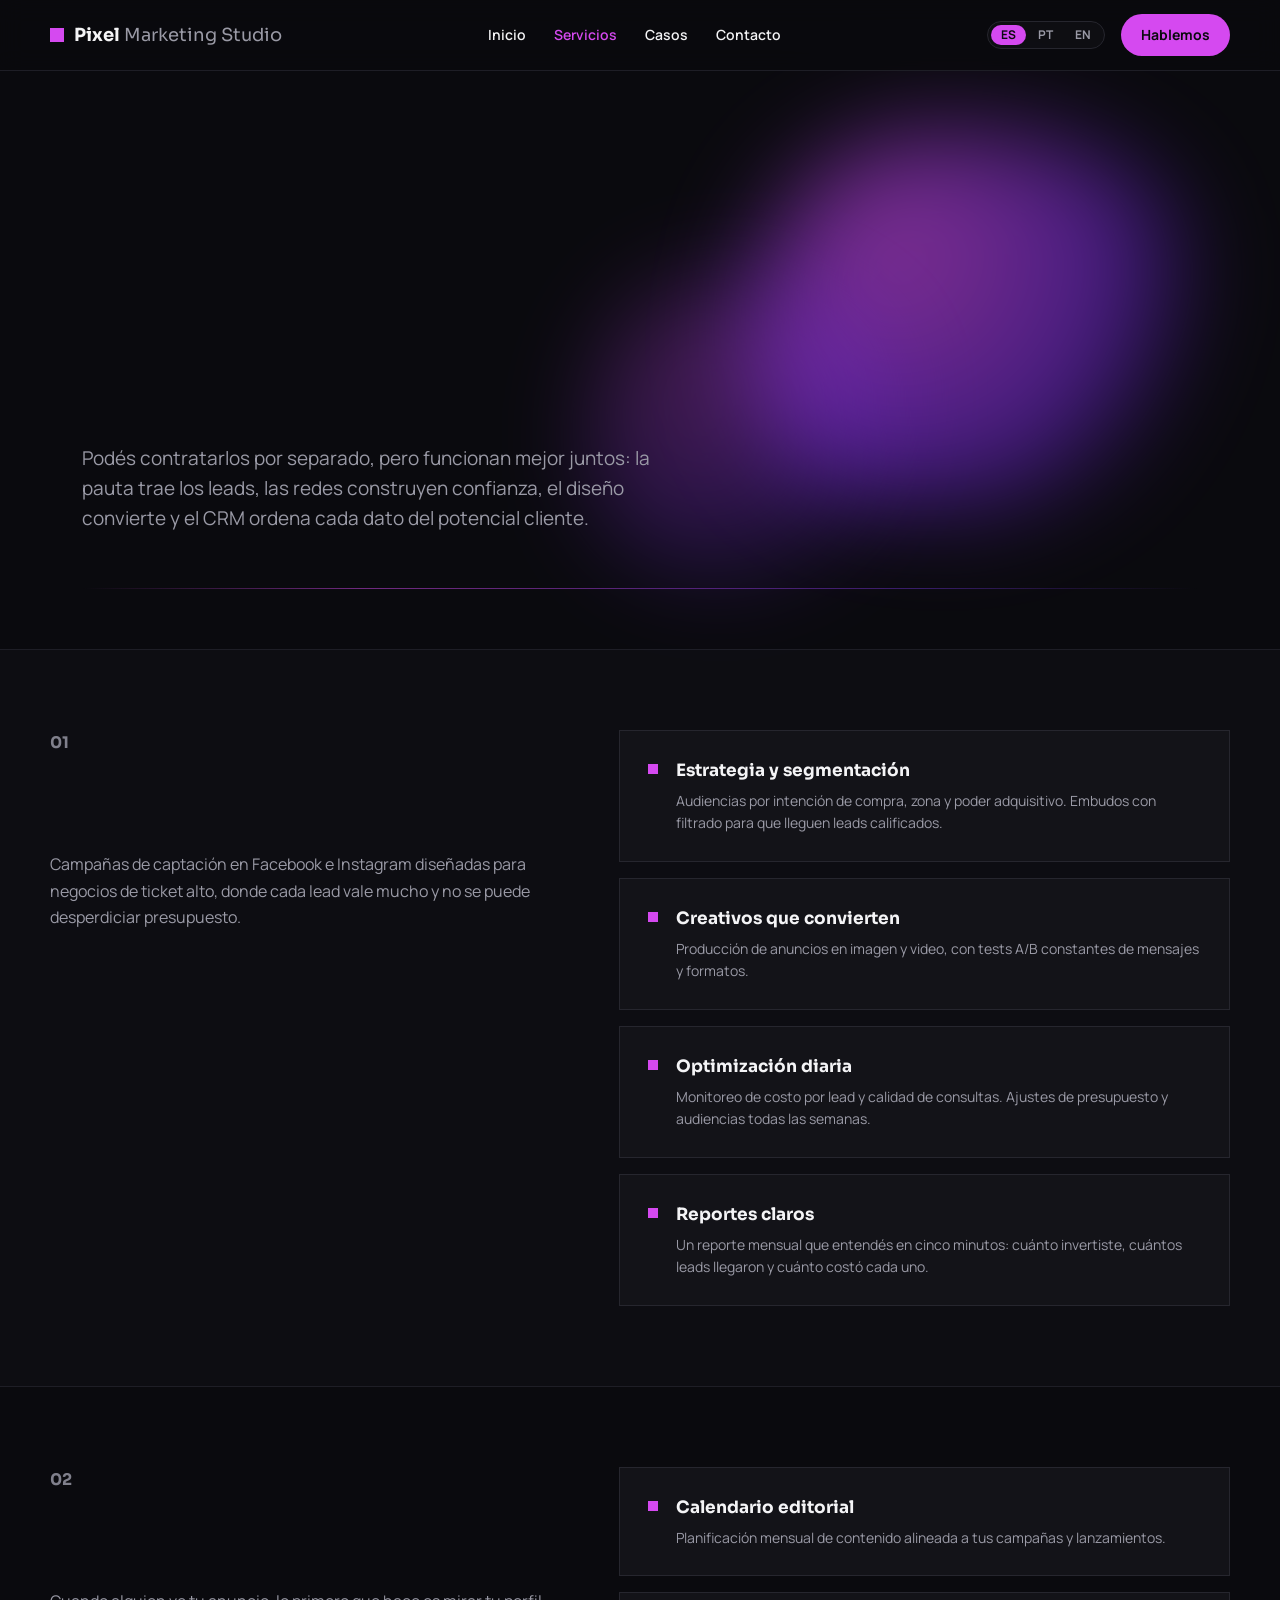
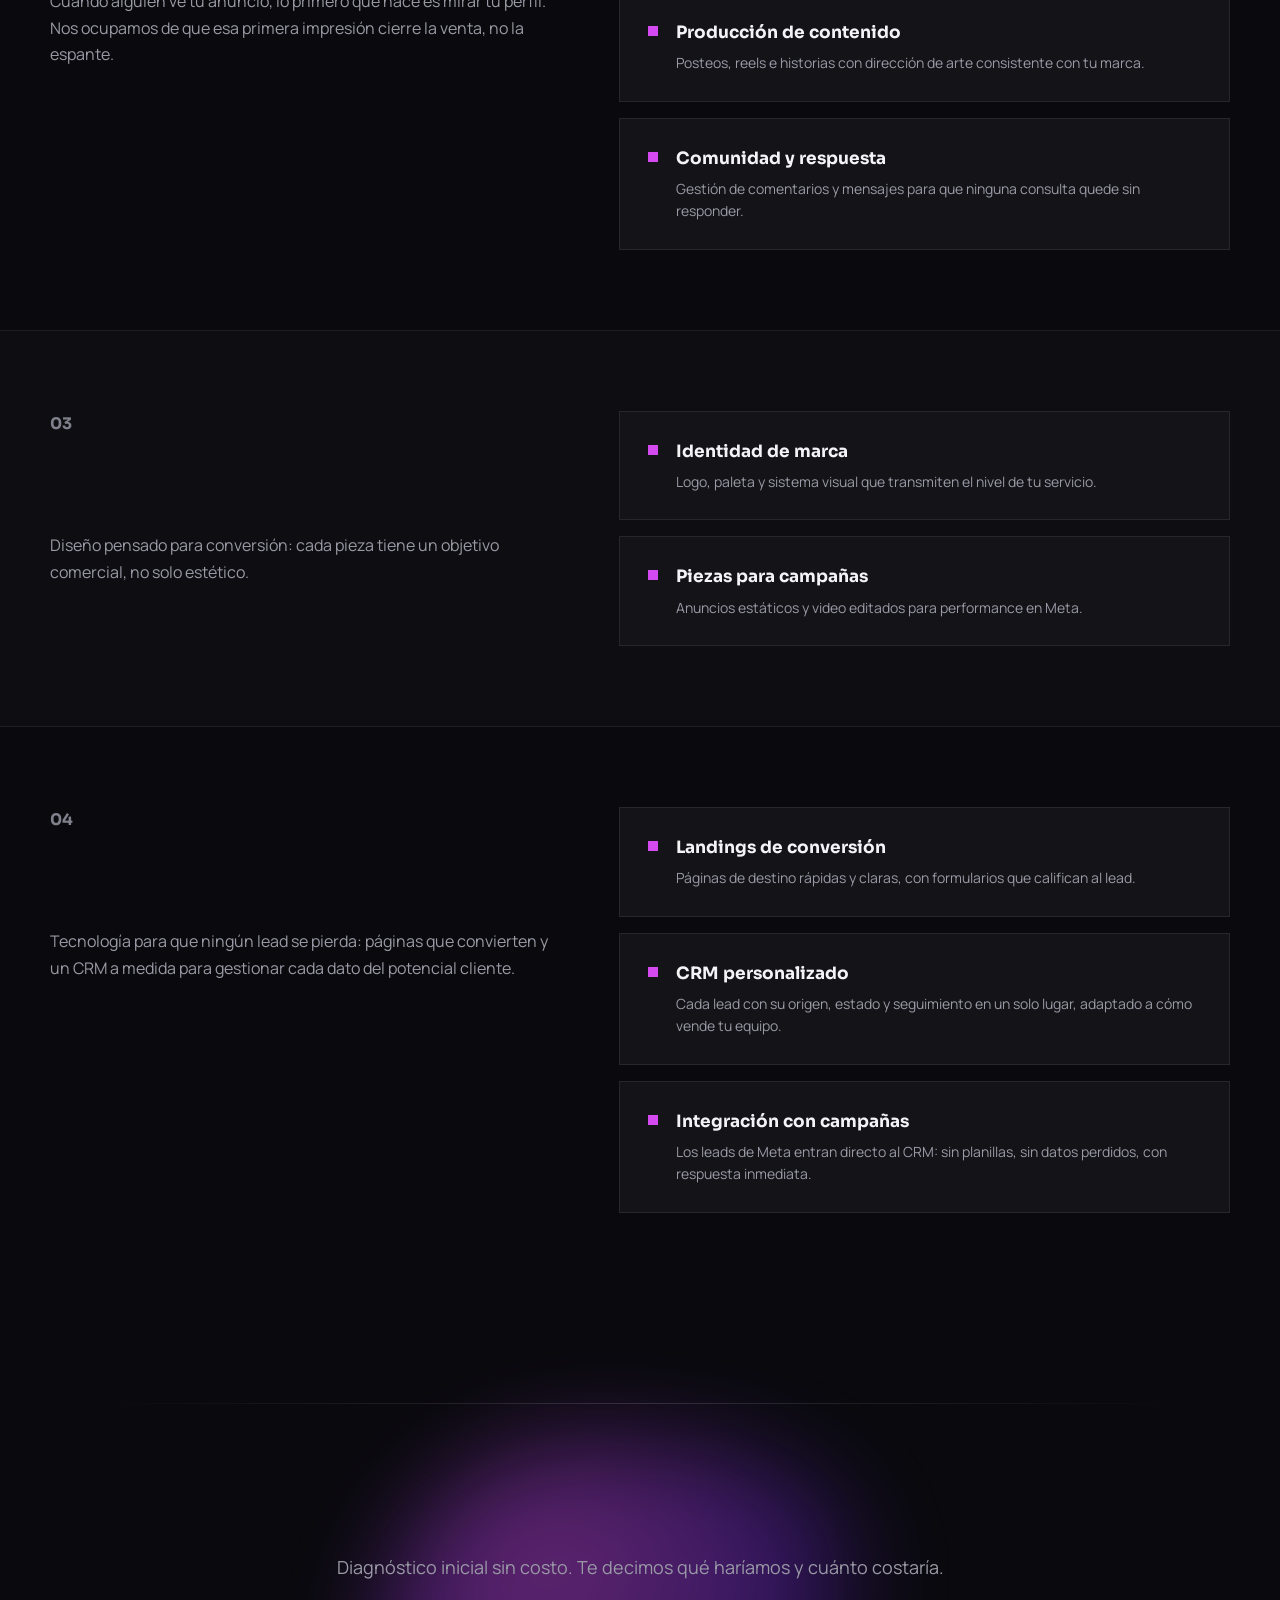
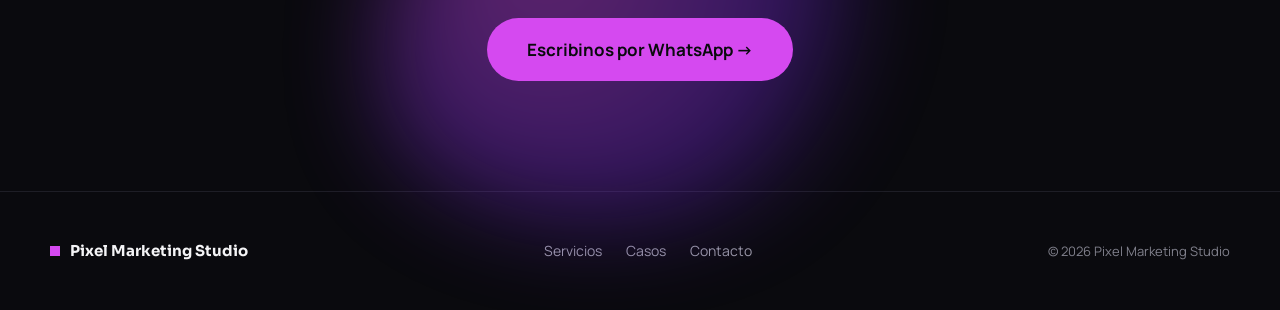
<file: servicios.html>
<!DOCTYPE html>
<html lang="es">
<head>
  <meta charset="utf-8">
  <meta name="viewport" content="width=device-width, initial-scale=1">
  <title>Servicios — Pixel Marketing Studio</title>
  <meta name="description" content="Meta Ads, gestión de redes, diseño y landings con CRM: cuatro servicios de marketing pensados para que tu negocio high ticket consiga clientes y venda más.">
  <meta name="theme-color" content="#0A0A0E">
  <script>document.documentElement.classList.add('js')</script>
  <link rel="canonical" href="https://agustinlago88.github.io/pixel/servicios.html">
  <link rel="icon" href="favicon.svg" type="image/svg+xml">
  <meta property="og:title" content="Servicios — Pixel Marketing Studio">
  <meta property="og:description" content="Cuatro servicios, un solo objetivo: que vendas más.">
  <meta property="og:type" content="website">
  <meta property="og:url" content="https://agustinlago88.github.io/pixel/servicios.html">
  <meta property="og:site_name" content="Pixel Marketing Studio">
  <meta property="og:locale" content="es_AR">
  <meta property="og:image" content="https://agustinlago88.github.io/pixel/og-image.png">
  <meta property="og:image:width" content="1200">
  <meta property="og:image:height" content="630">
  <meta name="twitter:card" content="summary_large_image">
  <link rel="preconnect" href="https://fonts.googleapis.com">
  <link rel="preconnect" href="https://fonts.gstatic.com" crossorigin>
  <link href="https://fonts.googleapis.com/css2?family=Sora:wght@700;800&family=Manrope:wght@400;600;700&display=swap" rel="stylesheet">
  <link rel="stylesheet" href="styles.css">
  <script type="application/ld+json">
{
  "@context": "https://schema.org",
  "@type": "BreadcrumbList",
  "itemListElement": [
    {
      "@type": "ListItem",
      "position": 1,
      "name": "Inicio",
      "item": "https://agustinlago88.github.io/pixel/"
    },
    {
      "@type": "ListItem",
      "position": 2,
      "name": "Servicios",
      "item": "https://agustinlago88.github.io/pixel/servicios.html"
    }
  ]
}
  </script>
  <script type="application/ld+json">
{
  "@context": "https://schema.org",
  "@type": "ProfessionalService",
  "name": "Pixel Marketing Studio",
  "url": "https://agustinlago88.github.io/pixel/",
  "hasOfferCatalog": {
    "@type": "OfferCatalog",
    "name": "Servicios de marketing high ticket",
    "itemListElement": [
      {
        "@type": "Offer",
        "itemOffered": {
          "@type": "Service",
          "name": "Meta Ads",
          "description": "Campañas de Meta Ads con segmentación por intención de compra, creativos con tests A/B, optimización semanal y reportes mensuales claros.",
          "areaServed": "AR"
        }
      },
      {
        "@type": "Offer",
        "itemOffered": {
          "@type": "Service",
          "name": "Gestión de redes",
          "description": "Calendario editorial, producción de posteos, reels e historias, y gestión de comentarios y mensajes.",
          "areaServed": "AR"
        }
      },
      {
        "@type": "Offer",
        "itemOffered": {
          "@type": "Service",
          "name": "Diseño",
          "description": "Identidad de marca y piezas estáticas y de video para campañas de performance en Meta.",
          "areaServed": "AR"
        }
      },
      {
        "@type": "Offer",
        "itemOffered": {
          "@type": "Service",
          "name": "Landings y CRM",
          "description": "Landings de conversión con formularios que califican al lead y CRM personalizado integrado con las campañas.",
          "areaServed": "AR"
        }
      }
    ]
  }
}
  </script>
</head>
<body>
  <a class="skip-link" href="#main" data-i18n="skip_link">Saltar al contenido</a>

  <!-- NAV -->
  <nav class="nav" aria-label="Principal">
    <div class="container nav__inner">
      <a href="index.html" class="nav__logo">
        <span class="nav__logo-dot"></span>
        <span class="nav__logo-text">Pixel<span> Marketing Studio</span></span>
      </a>
      <div class="nav__links">
        <a href="index.html" data-i18n="nav.home">Inicio</a>
        <a href="servicios.html" class="active" aria-current="page" data-i18n="nav.services">Servicios</a>
        <a href="casos.html" data-i18n="nav.cases">Casos</a>
        <a href="contacto.html" data-i18n="nav.contact">Contacto</a>
      </div>
      <div class="nav__right">
        <div class="nav__lang" role="group" aria-label="Idioma / Language">
          <button type="button" class="nav__lang-btn active" data-lang-btn="es" aria-pressed="true">ES</button>
          <button type="button" class="nav__lang-btn" data-lang-btn="pt" aria-pressed="false">PT</button>
          <button type="button" class="nav__lang-btn" data-lang-btn="en" aria-pressed="false">EN</button>
        </div>
        <a href="https://wa.me/5491173655126?text=%C2%A1Hola!%20Quiero%20informaci%C3%B3n%20sobre%20sus%20servicios." rel="noopener" data-wa-link class="btn btn--primary btn--sm" target="_blank" data-i18n="nav.cta">Hablemos</a>
        <button class="nav__burger" type="button" aria-label="Abrir menú" aria-expanded="false" aria-controls="mobileMenu">
          <span></span><span></span><span></span>
        </button>
      </div>
    </div>
    <div class="nav__mobile-menu" id="mobileMenu">
      <a href="index.html" data-i18n="nav.home">Inicio</a>
      <a href="servicios.html" class="active" aria-current="page" data-i18n="nav.services">Servicios</a>
      <a href="casos.html" data-i18n="nav.cases">Casos</a>
      <a href="contacto.html" data-i18n="nav.contact">Contacto</a>
      <a href="https://wa.me/5491173655126?text=%C2%A1Hola!%20Quiero%20informaci%C3%B3n%20sobre%20sus%20servicios." rel="noopener" data-wa-link class="btn btn--primary" target="_blank" data-i18n="nav.cta">Hablemos</a>
      <div class="nav__lang" role="group" aria-label="Idioma / Language">
        <button type="button" class="nav__lang-btn active" data-lang-btn="es" aria-pressed="true">ES</button>
        <button type="button" class="nav__lang-btn" data-lang-btn="pt" aria-pressed="false">PT</button>
        <button type="button" class="nav__lang-btn" data-lang-btn="en" aria-pressed="false">EN</button>
      </div>
    </div>
  </nav>

  <main id="main">

  <!-- HEADER -->
  <section class="hero hero--page">
    <div class="container" style="position:relative;isolation:isolate">
      <div class="blob blob--hero-a" aria-hidden="true"></div>
      <div class="blob blob--hero-b" aria-hidden="true"></div>
      <p class="section-label section-label--lg">
        <span class="reveal-mask"><span class="reveal-line" data-i18n="servicios.header.label">Servicios</span></span>
      </p>
      <h1 class="heading-xl" style="max-width:760px;text-wrap:pretty">
        <span class="reveal-mask"><span class="reveal-line" data-i18n="servicios.header.h1_1">Cuatro servicios, un solo objetivo:</span></span>
        <span class="reveal-mask"><span class="reveal-line" data-i18n="servicios.header.h1_2"><span class="text-accent">que vendas más</span>.</span></span>
      </h1>
      <p class="text-muted" style="font-size:19px;line-height:1.6;max-width:600px;margin:26px 0 0" data-i18n="servicios.header.desc">Podés contratarlos por separado, pero funcionan mejor juntos: la pauta trae los leads, las redes construyen confianza, el diseño convierte y el CRM ordena cada dato del potencial cliente.</p>
      <div style="margin-top:54px;width:100%">
        <div class="flow-line"></div>
      </div>
    </div>
  </section>

  <!-- META ADS -->
  <section class="section--alt">
    <div class="container svc-detail">
      <div class="svc-detail__left">
        <p class="sora text-dim" style="font-size:16px;font-weight:700">01</p>
        <h2 class="heading-sm" style="font-size:38px">
          <span class="reveal-mask"><span class="reveal-line" data-i18n="servicios.s1.title">Meta Ads</span></span>
        </h2>
        <p class="text-muted" style="font-size:16px;line-height:1.65" data-i18n="servicios.s1.desc">Campañas de captación en Facebook e Instagram diseñadas para negocios de ticket alto, donde cada lead vale mucho y no se puede desperdiciar presupuesto.</p>
      </div>
      <div class="svc-detail__right">
        <div class="svc-card glow-card animate-on-scroll">
          <span class="svc-card__dot"></span>
          <div><h3 class="svc-card__title" data-i18n="servicios.s1.f1.title">Estrategia y segmentación</h3><p class="svc-card__desc" data-i18n="servicios.s1.f1.desc">Audiencias por intención de compra, zona y poder adquisitivo. Embudos con filtrado para que lleguen leads calificados.</p></div>
        </div>
        <div class="svc-card glow-card animate-on-scroll">
          <span class="svc-card__dot"></span>
          <div><h3 class="svc-card__title" data-i18n="servicios.s1.f2.title">Creativos que convierten</h3><p class="svc-card__desc" data-i18n="servicios.s1.f2.desc">Producción de anuncios en imagen y video, con tests A/B constantes de mensajes y formatos.</p></div>
        </div>
        <div class="svc-card glow-card animate-on-scroll">
          <span class="svc-card__dot"></span>
          <div><h3 class="svc-card__title" data-i18n="servicios.s1.f3.title">Optimización diaria</h3><p class="svc-card__desc" data-i18n="servicios.s1.f3.desc">Monitoreo de costo por lead y calidad de consultas. Ajustes de presupuesto y audiencias todas las semanas.</p></div>
        </div>
        <div class="svc-card glow-card animate-on-scroll">
          <span class="svc-card__dot"></span>
          <div><h3 class="svc-card__title" data-i18n="servicios.s1.f4.title">Reportes claros</h3><p class="svc-card__desc" data-i18n="servicios.s1.f4.desc">Un reporte mensual que entendés en cinco minutos: cuánto invertiste, cuántos leads llegaron y cuánto costó cada uno.</p></div>
        </div>
      </div>
    </div>
  </section>

  <!-- REDES -->
  <section class="section--border">
    <div class="container svc-detail">
      <div class="svc-detail__left">
        <p class="sora text-dim" style="font-size:16px;font-weight:700">02</p>
        <h2 class="heading-sm" style="font-size:38px">
          <span class="reveal-mask"><span class="reveal-line" data-i18n="servicios.s2.title">Gestión de redes</span></span>
        </h2>
        <p class="text-muted" style="font-size:16px;line-height:1.65" data-i18n="servicios.s2.desc">Cuando alguien ve tu anuncio, lo primero que hace es mirar tu perfil. Nos ocupamos de que esa primera impresión cierre la venta, no la espante.</p>
      </div>
      <div class="svc-detail__right">
        <div class="svc-card glow-card animate-on-scroll">
          <span class="svc-card__dot"></span>
          <div><h3 class="svc-card__title" data-i18n="servicios.s2.f1.title">Calendario editorial</h3><p class="svc-card__desc" data-i18n="servicios.s2.f1.desc">Planificación mensual de contenido alineada a tus campañas y lanzamientos.</p></div>
        </div>
        <div class="svc-card glow-card animate-on-scroll">
          <span class="svc-card__dot"></span>
          <div><h3 class="svc-card__title" data-i18n="servicios.s2.f2.title">Producción de contenido</h3><p class="svc-card__desc" data-i18n="servicios.s2.f2.desc">Posteos, reels e historias con dirección de arte consistente con tu marca.</p></div>
        </div>
        <div class="svc-card glow-card animate-on-scroll">
          <span class="svc-card__dot"></span>
          <div><h3 class="svc-card__title" data-i18n="servicios.s2.f3.title">Comunidad y respuesta</h3><p class="svc-card__desc" data-i18n="servicios.s2.f3.desc">Gestión de comentarios y mensajes para que ninguna consulta quede sin responder.</p></div>
        </div>
      </div>
    </div>
  </section>

  <!-- DISEÑO -->
  <section class="section--alt">
    <div class="container svc-detail">
      <div class="svc-detail__left">
        <p class="sora text-dim" style="font-size:16px;font-weight:700">03</p>
        <h2 class="heading-sm" style="font-size:38px">
          <span class="reveal-mask"><span class="reveal-line" data-i18n="servicios.s3.title">Diseño</span></span>
        </h2>
        <p class="text-muted" style="font-size:16px;line-height:1.65" data-i18n="servicios.s3.desc">Diseño pensado para conversión: cada pieza tiene un objetivo comercial, no solo estético.</p>
      </div>
      <div class="svc-detail__right">
        <div class="svc-card glow-card animate-on-scroll">
          <span class="svc-card__dot"></span>
          <div><h3 class="svc-card__title" data-i18n="servicios.s3.f1.title">Identidad de marca</h3><p class="svc-card__desc" data-i18n="servicios.s3.f1.desc">Logo, paleta y sistema visual que transmiten el nivel de tu servicio.</p></div>
        </div>
        <div class="svc-card glow-card animate-on-scroll">
          <span class="svc-card__dot"></span>
          <div><h3 class="svc-card__title" data-i18n="servicios.s3.f2.title">Piezas para campañas</h3><p class="svc-card__desc" data-i18n="servicios.s3.f2.desc">Anuncios estáticos y video editados para performance en Meta.</p></div>
        </div>
      </div>
    </div>
  </section>

  <!-- LANDINGS Y CRM -->
  <section class="section--border">
    <div class="container svc-detail">
      <div class="svc-detail__left">
        <p class="sora text-dim" style="font-size:16px;font-weight:700">04</p>
        <h2 class="heading-sm" style="font-size:38px">
          <span class="reveal-mask"><span class="reveal-line" data-i18n="servicios.s4.title">Landings y CRM</span></span>
        </h2>
        <p class="text-muted" style="font-size:16px;line-height:1.65" data-i18n="servicios.s4.desc">Tecnología para que ningún lead se pierda: páginas que convierten y un CRM a medida para gestionar cada dato del potencial cliente.</p>
      </div>
      <div class="svc-detail__right">
        <div class="svc-card glow-card animate-on-scroll">
          <span class="svc-card__dot"></span>
          <div><h3 class="svc-card__title" data-i18n="servicios.s4.f1.title">Landings de conversión</h3><p class="svc-card__desc" data-i18n="servicios.s4.f1.desc">Páginas de destino rápidas y claras, con formularios que califican al lead.</p></div>
        </div>
        <div class="svc-card glow-card animate-on-scroll">
          <span class="svc-card__dot"></span>
          <div><h3 class="svc-card__title" data-i18n="servicios.s4.f2.title">CRM personalizado</h3><p class="svc-card__desc" data-i18n="servicios.s4.f2.desc">Cada lead con su origen, estado y seguimiento en un solo lugar, adaptado a cómo vende tu equipo.</p></div>
        </div>
        <div class="svc-card glow-card animate-on-scroll">
          <span class="svc-card__dot"></span>
          <div><h3 class="svc-card__title" data-i18n="servicios.s4.f3.title">Integración con campañas</h3><p class="svc-card__desc" data-i18n="servicios.s4.f3.desc">Los leads de Meta entran directo al CRM: sin planillas, sin datos perdidos, con respuesta inmediata.</p></div>
        </div>
      </div>
    </div>
  </section>

  <!-- CTA -->
  <section class="cta-section">
    <div class="container" style="position:relative;isolation:isolate">
      <div class="flow-line flow-line--subtle" style="margin-bottom:72px"></div>
      <div class="blob blob--cta" aria-hidden="true"></div>
      <h2 class="heading-lg" style="margin-bottom:20px;text-wrap:pretty">
        <span class="reveal-mask"><span class="reveal-line" data-i18n="servicios.cta.h2">Armemos el plan para tu negocio</span></span>
      </h2>
      <p class="text-muted animate-on-scroll" style="font-size:18px;margin-bottom:36px" data-i18n="servicios.cta.desc">Diagnóstico inicial sin costo. Te decimos qué haríamos y cuánto costaría.</p>
      <a href="https://wa.me/5491173655126?text=%C2%A1Hola!%20Quiero%20informaci%C3%B3n%20sobre%20sus%20servicios." rel="noopener" data-wa-link class="btn btn--primary btn--lg animate-on-scroll" target="_blank" data-i18n="servicios.cta.btn">Escribinos por WhatsApp →</a>
    </div>
  </section>

  </main>

  <!-- FOOTER -->
  <footer class="footer">
    <div class="container footer__inner">
      <div class="footer__brand">
        <span class="footer__brand-dot"></span>
        <span class="footer__brand-name">Pixel Marketing Studio</span>
      </div>
      <div class="footer__links">
        <a href="servicios.html" data-i18n="nav.services">Servicios</a>
        <a href="casos.html" data-i18n="nav.cases">Casos</a>
        <a href="contacto.html" data-i18n="nav.contact">Contacto</a>
      </div>
      <p class="footer__copy" data-i18n="footer.rights">© 2026 Pixel Marketing Studio</p>
    </div>
  </footer>

  <script src="translations.js"></script>
  <script src="main.js"></script>
</body>
</html>
</file>
<file: styles.css>
/* ═══════════════════════════════════════════════════════════
   Pixel Marketing Studio — Design System
   ═══════════════════════════════════════════════════════════ */

:root {
  --ease-out-quint: cubic-bezier(0.16, 1, 0.3, 1);
  --color-accent: #D549F0;
  --color-accent-glow: rgba(213, 73, 240, 0.22);
}

/* ── Reset & Base ─────────────────────────────────────── */
*,*::before,*::after{box-sizing:border-box;margin:0;padding:0}
html{scroll-behavior:smooth;-webkit-text-size-adjust:100%}
body{margin:0;background:#0A0A0E;color:#F4F4F6;font-family:'Manrope',sans-serif;line-height:1.6;overflow-x:hidden}
a{color:#F4F4F6;text-decoration:none;transition:color .25s ease}
a:hover{color:#D549F0}
::selection{background:#D549F0;color:#0A0A0E}
img{max-width:100%;height:auto;display:block}

/* ── Focus & skip link ────────────────────────────────── */
:focus{outline:none}
:focus-visible{outline:2px solid #D549F0;outline-offset:3px}
.btn:focus-visible{outline-offset:4px}
.skip-link{position:absolute;left:16px;top:-60px;z-index:200;background:#D549F0;color:#0A0A0E;font-weight:700;padding:10px 18px;border-radius:999px;transition:top .2s ease}
.skip-link:hover,.skip-link:focus{color:#0A0A0E}
.skip-link:focus{top:12px}
.sr-only{position:absolute;width:1px;height:1px;padding:0;margin:-1px;overflow:hidden;clip:rect(0,0,0,0);white-space:nowrap;border:0}
a.text-accent:hover{text-decoration:underline;text-underline-offset:4px}

/* ── Animations ───────────────────────────────────────── */
@keyframes pixelBlink{
  0%,100%{opacity:.12;transform:scale(.85)}
  50%{opacity:1;transform:scale(1)}
}
@keyframes splashText{
  from{opacity:0;transform:translateY(10px)}
  to{opacity:1;transform:translateY(0)}
}
@keyframes blobMorph{
  0%{border-radius:42% 58% 55% 45%/55% 45% 62% 38%;transform:translate(0,0) rotate(0deg) scale(1)}
  50%{border-radius:58% 42% 40% 60%/45% 60% 40% 55%;transform:translate(40px,-30px) rotate(10deg) scale(1.1)}
  100%{border-radius:45% 55% 60% 40%/60% 40% 55% 45%;transform:translate(-30px,25px) rotate(-8deg) scale(.95)}
}
@keyframes fadeIn{
  from{opacity:0;transform:translateY(20px)}
  to{opacity:1;transform:translateY(0)}
}
@keyframes fadeOut{
  from{opacity:1}
  to{opacity:0;visibility:hidden;pointer-events:none}
}

/* ── Utility ──────────────────────────────────────────── */
.container{max-width:1180px;margin:0 auto;padding-left:32px;padding-right:32px}
.section-label{color:#D549F0;font-weight:700;font-size:13px;letter-spacing:.14em;text-transform:uppercase;margin:0 0 14px}
.section-label--lg{font-size:14px;margin-bottom:20px}
.heading-xl{font-family:'Sora',sans-serif;font-weight:800;font-size:clamp(38px,5.5vw,64px);line-height:1.05;margin:0}
.heading-lg{font-family:'Sora',sans-serif;font-weight:700;font-size:clamp(30px,4.5vw,48px);line-height:1.12;margin:0}
.heading-md{font-family:'Sora',sans-serif;font-weight:700;font-size:clamp(24px,3.5vw,40px);margin:0}
.heading-sm{font-family:'Sora',sans-serif;font-weight:700;font-size:clamp(20px,2.5vw,30px);margin:0}
.text-muted{color:#9A9AA6}
.text-dim{color:#80808C}
.text-accent{color:#D549F0}
.sora{font-family:'Sora',sans-serif}

/* ── Blob (decorative gradient) ───────────────────────── */
.blob{position:absolute;pointer-events:none;z-index:-1;
  background:radial-gradient(circle at 32% 32%,#E44FFF 0%,#6D28D9 58%,transparent 76%);
  filter:blur(48px);border-radius:42% 58% 55% 45%/55% 45% 62% 38%}
.blob--hero-a{width:min(460px,50vw);height:380px;top:-30px;right:20px;opacity:.55;animation:blobMorph 18s ease-in-out 0s infinite alternate}
.blob--hero-b{width:min(320px,35vw);height:300px;bottom:10px;left:46%;opacity:.28;animation:blobMorph 14s ease-in-out -6s infinite alternate}
.blob--cta{width:min(520px,60vw);height:380px;top:40px;left:50%;margin-left:-260px;opacity:.4;animation:blobMorph 16s ease-in-out -3s infinite alternate}
.blob--lema{width:min(480px,55vw);height:360px;top:60px;left:50%;margin-left:-240px;opacity:.32;animation:blobMorph 17s ease-in-out -2s infinite alternate}

/* ── Splash Screen ────────────────────────────────────── */
.splash{position:fixed;inset:0;background:#0A0A0E;z-index:100;display:none;flex-direction:column;align-items:center;justify-content:center;gap:28px;transition:opacity .6s ease}
.splash.fade-out{opacity:0;pointer-events:none}
/* Splash only on the first visit of the session (class set inline in <head>).
   The CSS animation hides it on its own even if main.js never runs. */
.show-splash .splash{display:flex;animation:fadeOut .6s ease 1.7s forwards}
.splash__grid{display:grid;grid-template-columns:repeat(3,20px);gap:7px}
.splash__pixel{width:20px;height:20px}
.splash__text{display:flex;flex-direction:column;align-items:center;gap:6px;animation:splashText .7s ease .3s both}
.splash__brand{font-family:'Sora',sans-serif;font-weight:800;font-size:30px;color:#F4F4F6;letter-spacing:-.02em}
.splash__sub{font-family:'Manrope',sans-serif;font-weight:600;font-size:13px;color:#9A9AA6;letter-spacing:.28em;text-transform:uppercase}

/* ── Nav ──────────────────────────────────────────────── */
.nav{position:sticky;top:0;z-index:50;background:rgba(10,10,14,.85);backdrop-filter:blur(12px);-webkit-backdrop-filter:blur(12px);border-bottom:1px solid #1E1E26}
.nav__inner{display:flex;align-items:center;justify-content:space-between;gap:24px;padding:14px 0}
.nav__logo{display:flex;align-items:center;gap:10px}
.nav__logo-dot{width:14px;height:14px;background:#D549F0;display:inline-block;flex-shrink:0}
.nav__logo-text{font-family:'Sora',sans-serif;font-weight:700;font-size:18px;color:#F4F4F6;white-space:nowrap}
.nav__logo-text span{color:#9A9AA6;font-weight:400}
.nav__links{display:flex;align-items:center;gap:28px;font-size:14px;font-weight:600}
.nav__links a.active{color:#D549F0}
.nav__right{display:flex;align-items:center;gap:16px}
.nav__lang{display:inline-flex;align-items:center;gap:2px;border:1px solid #26262E;border-radius:999px;padding:3px;font-size:12px;font-weight:700;background:rgba(19,19,24,.6)}
.nav__lang-btn{background:none;border:none;color:#9A9AA6;padding:4px 10px;border-radius:999px;cursor:pointer;font-family:'Manrope',sans-serif;font-weight:700;font-size:12px;line-height:1;transition:all .2s ease}
.nav__lang-btn:hover{color:#F4F4F6}
.nav__lang-btn:focus-visible{outline:2px solid #D549F0;outline-offset:2px}
.nav__lang-btn.active{background:#D549F0;color:#0A0A0E}

/* Mobile burger */
.nav__burger{display:none;flex-direction:column;justify-content:center;align-items:center;gap:5px;background:none;border:none;cursor:pointer;width:44px;height:44px;padding:0;z-index:60}
.nav__burger span{display:block;width:24px;height:2px;background:#F4F4F6;border-radius:2px;transition:all .3s ease}
.nav__burger.open span:nth-child(1){transform:rotate(45deg) translate(5px,5px)}
.nav__burger.open span:nth-child(2){opacity:0}
.nav__burger.open span:nth-child(3){transform:rotate(-45deg) translate(5px,-5px)}

/* Mobile menu overlay */
.nav__mobile-menu{display:none;position:fixed;inset:0;top:var(--nav-h,64px);background:rgba(10,10,14,.97);backdrop-filter:blur(20px);-webkit-backdrop-filter:blur(20px);z-index:49;flex-direction:column;align-items:center;justify-content:center;gap:28px}
.nav__mobile-menu.open{display:flex}
.nav__mobile-menu a{font-family:'Sora',sans-serif;font-size:22px;font-weight:700;color:#F4F4F6;transition:color .25s}
.nav__mobile-menu a:hover,.nav__mobile-menu a.active{color:#D549F0}
.nav__mobile-menu .nav__lang{padding:4px;margin-top:4px}
.nav__mobile-menu .nav__lang-btn{padding:8px 16px;font-size:14px}

/* ── Buttons ──────────────────────────────────────────── */
.btn{display:inline-block;padding:16px 32px;border-radius:999px;font-weight:700;font-size:16px;text-align:center;transition:all .25s ease;cursor:pointer;border:none;font-family:'Manrope',sans-serif}
.btn--primary{background:#D549F0;color:#0A0A0E}
.btn--primary:hover{background:#E272FF;color:#0A0A0E}
.btn--outline{border:1px solid #64646F;color:#F4F4F6;background:transparent}
.btn--outline:hover{border-color:#D549F0;color:#D549F0}
.btn--sm{padding:10px 20px;font-size:14px}
.btn--lg{padding:18px 40px;font-size:17px}

/* ── Cards ────────────────────────────────────────────── */
.card{border:1px solid #26262E;padding:36px 32px;display:flex;flex-direction:column;gap:14px;transition:border-color .3s ease}
.card:hover{border-color:#3A3A44}
.card__num{font-family:'Sora',sans-serif;color:#80808C;font-size:15px;font-weight:700;margin:0}
.card__title{font-family:'Sora',sans-serif;font-size:22px;font-weight:700;margin:0}
.card__desc{color:#9A9AA6;font-size:15px;line-height:1.65;margin:0}

/* Service detail card */
.svc-card{background:#131318;border:1px solid #26262E;padding:26px 28px;display:flex;gap:18px;align-items:flex-start;transition:border-color .3s ease}
.svc-card:hover{border-color:#3A3A44}
.svc-card__dot{width:10px;height:10px;background:#D549F0;flex-shrink:0;margin-top:7px}
.svc-card__title{font-family:'Sora',sans-serif;font-size:17px;font-weight:700;margin:0 0 6px}
.svc-card__desc{color:#9A9AA6;font-size:14px;line-height:1.6;margin:0}

/* Case card */
.case-card{background:#0D0D12;border:1px solid #26262E;display:grid;grid-template-columns:1.1fr 1fr;overflow:hidden}
.case-card__info{padding:44px 40px;display:flex;flex-direction:column;gap:16px}
.case-card__stats{background:#131318;border-left:1px solid #26262E;padding:44px 40px;display:grid;grid-template-rows:repeat(3,1fr)}
.case-card__stat{display:flex;flex-direction:column;justify-content:center}
.case-card__stat:not(:last-child){border-bottom:1px solid #26262E}
.case-card__stat-value{font-family:'Sora',sans-serif;font-weight:800;font-size:clamp(26px,3vw,34px);margin:0;color:#D549F0}
.case-card__stat-label{color:#9A9AA6;font-size:13px;margin:4px 0 0}

/* ── Process steps ────────────────────────────────────── */
.process-grid{display:grid;grid-template-columns:repeat(4,1fr);gap:20px}
.process-step{display:flex;flex-direction:column;gap:12px;border-top:2px solid #26262E;padding-top:20px}
.process-step:first-child{border-top-color:#D549F0}
.process-step__week{font-family:'Sora',sans-serif;color:#D549F0;font-weight:700;font-size:14px;margin:0}
.process-step__title{font-family:'Sora',sans-serif;font-size:19px;font-weight:700;margin:0}
.process-step__desc{color:#9A9AA6;font-size:14px;line-height:1.6;margin:0}

/* ── Section Separators ───────────────────────────────── */
.section--alt{border-top:1px solid #1E1E26;background:#0D0D12}
.section--border{border-top:1px solid #1E1E26}

/* ── Hero ──────────────────────────────────────────────── */
.hero{padding:110px 0 90px;position:relative;isolation:isolate}
.hero--page{padding:90px 0 60px}
.hero__pixel-grid{position:absolute;top:70px;right:40px;display:grid;grid-template-columns:repeat(4,12px);gap:8px;opacity:.9}
.hero__pixel{width:12px;height:12px}

/* ── CTA Section ──────────────────────────────────────── */
.cta-section{padding:110px 0;text-align:center;position:relative;isolation:isolate}

/* ── Footer ───────────────────────────────────────────── */
.footer{border-top:1px solid #1E1E26}
.footer__inner{display:flex;justify-content:space-between;align-items:center;gap:24px;flex-wrap:wrap;padding:36px 0}
.footer__brand{display:flex;align-items:center;gap:10px}
.footer__brand-dot{width:10px;height:10px;background:#D549F0;display:inline-block}
.footer__brand-name{font-family:'Sora',sans-serif;font-weight:700;font-size:15px}
.footer__links{display:flex;flex-wrap:wrap;gap:8px 16px;font-size:14px}
.footer__links a{color:#9A9AA6;display:inline-block;padding:12px 4px}
.footer__links a:hover{color:#D549F0}
.footer__copy{font-size:13px;color:#80808C}

/* ── Contact page ─────────────────────────────────────── */
.contact-grid{display:grid;grid-template-columns:1fr 1fr;gap:70px;align-items:start;position:relative;isolation:isolate;padding:90px 0 100px}
.contact-box{background:#131318;border:1px solid #26262E;padding:26px 28px;transition:border-color .3s ease}
.contact-box:hover{border-color:#3A3A44}
.contact-box--wa{display:flex;align-items:center;gap:18px}
.contact-wa-icon{width:48px;height:48px;background:#D549F0;border-radius:12px;display:flex;align-items:center;justify-content:center;flex-shrink:0}

/* Form */
.form{background:#0D0D12;border:1px solid #26262E;padding:44px 40px;display:flex;flex-direction:column;gap:20px}
.form__group{display:flex;flex-direction:column;gap:8px}
.form__label{font-size:13px;font-weight:700;color:#9A9AA6}
.form__input,.form__select,.form__textarea{background:#131318;border:1px solid #64646F;color:#F4F4F6;padding:14px 16px;font-size:16px;font-family:'Manrope',sans-serif;outline:none;border-radius:0;transition:border-color .25s ease;width:100%}
.form__input:focus,.form__select:focus,.form__textarea:focus{border-color:#D549F0}
.form__input::placeholder,.form__textarea::placeholder{color:#80808C}
.form__textarea{resize:vertical}
.form__input[aria-invalid="true"]{border-color:#FF6B81}
.form__error{font-size:13px;font-weight:600;color:#FF8A9B;margin:0}
.form__error:empty{display:none}
.form__hint{font-size:12px;color:#80808C;text-align:center}

/* ── Service detail layout ────────────────────────────── */
.svc-detail{display:grid;grid-template-columns:1fr 1.2fr;gap:60px;align-items:start;padding:80px 0}
.svc-detail__left{display:flex;flex-direction:column;gap:16px;position:sticky;top:100px}
.svc-detail__right{display:grid;gap:16px}

/* ── Pixel Grid (decorative) ──────────────────────────── */
.pixel-grid-deco{display:grid;grid-template-columns:repeat(2,1fr);gap:20px}

/* ── Scroll Animations & Motion UI ────────────────────── */
.js .animate-on-scroll{opacity:0;transform:translateY(20px);transition:opacity .6s var(--ease-out-quint, cubic-bezier(.16,1,.3,1)),transform .6s var(--ease-out-quint, cubic-bezier(.16,1,.3,1))}
.js .animate-on-scroll.visible{opacity:1;transform:translateY(0)}

/* ── Cinematic Text Reveals (Line by Line) ─────────────── */
.reveal-mask{display:block;overflow:hidden;padding-bottom:.08em}
.reveal-inline{display:inline-block;overflow:hidden;vertical-align:top}
.reveal-line{display:inline-block;will-change:transform,opacity}
.js .reveal-line{transform:translateY(115%);opacity:0;transition:transform 1.1s var(--ease-out-quint, cubic-bezier(.16,1,.3,1)),opacity .8s ease}
.js .reveal-line.is-visible{transform:translateY(0%);opacity:1}

/* ── Dynamic Rotator (Morph Blur) ──────────────────────── */
.rotator-wrapper{display:inline-flex;align-items:center;min-height:1.5em;vertical-align:middle}
.rotator-text{display:inline-block;will-change:transform,opacity,filter;transition:transform .55s var(--ease-out-quint, cubic-bezier(.16,1,.3,1)),opacity .5s ease,filter .5s ease}
.rotator-text.blur-out{opacity:0;transform:translateY(-8px) scale(.98);filter:blur(8px)}
.rotator-text.blur-in{opacity:1;transform:translateY(0) scale(1);filter:blur(0)}

/* ── Flow Lines (Scroll Directives) ────────────────────── */
.flow-line{position:relative;width:100%;height:1px;background:linear-gradient(90deg,transparent 0%,rgba(213,73,240,.5) 25%,rgba(124,58,237,.4) 75%,transparent 100%);transform-origin:left center;will-change:transform}
.js .flow-line{transform:scaleX(0);transition:transform 1.2s var(--ease-out-quint, cubic-bezier(.16,1,.3,1))}
.js .flow-line.is-visible{transform:scaleX(1)}

.flow-line--subtle{background:linear-gradient(90deg,transparent 0%,rgba(255,255,255,.14) 50%,transparent 100%)}

.flow-line--vertical{position:absolute;left:0;top:0;width:2px;height:100%;background:linear-gradient(180deg,#D549F0 0%,rgba(124,58,237,.4) 60%,transparent 100%);transform-origin:top center;will-change:transform}
.js .flow-line--vertical{transform:scaleY(0);transition:transform 1.4s var(--ease-out-quint, cubic-bezier(.16,1,.3,1))}
.js .flow-line--vertical.is-visible{transform:scaleY(1)}

/* ── Interactive Tactical Objectives (Glow Cards) ──────── */
.glow-card{position:relative;--mouse-x:50%;--mouse-y:50%;isolation:isolate;transition:transform .35s var(--ease-out-quint, cubic-bezier(.16,1,.3,1)),border-color .3s ease}
@media (hover:hover){
  .glow-card::before{
    content:"";position:absolute;inset:-1px;border-radius:inherit;
    background:radial-gradient(420px circle at var(--mouse-x,50%) var(--mouse-y,50%),rgba(213,73,240,.22),transparent 45%);
    opacity:0;transition:opacity .35s ease;pointer-events:none;z-index:1
  }
  .glow-card:hover{transform:translateY(-3px);border-color:rgba(213,73,240,.45)}
  .glow-card:hover::before{opacity:1}
}
.glow-card>*{position:relative;z-index:2}

/* ── Reduced motion ───────────────────────────────────── */
@media (prefers-reduced-motion:reduce){
  html{scroll-behavior:auto}
  .show-splash .splash{display:none}
  .blob{animation:none}
  .js .animate-on-scroll{opacity:1;transform:none;transition:none}
  .js .reveal-line{transform:none;opacity:1;transition:none}
  .js .flow-line,.js .flow-line--vertical{transform:none;transition:none}
  .rotator-text{filter:none!important;transform:none!important;transition:none!important}
  .glow-card{transform:none!important;transition:none}
  .glow-card::before{display:none}
  .btn,.card,.nav__burger span,a{transition-duration:.01s}
}

/* ═══════════════════════════════════════════════════════════
   RESPONSIVE
   ═══════════════════════════════════════════════════════════ */

@media(max-width:900px){
  .container{padding-left:20px;padding-right:20px}

  /* Nav */
  .nav__links,.nav__lang{display:none}
  .nav__burger{display:flex}
  .nav__right .btn--sm{padding:8px 16px;font-size:13px}

  /* Hero */
  .hero{padding:70px 0 60px}
  .hero--page{padding:60px 0 40px}
  .hero__pixel-grid{display:none}

  /* Services grid */
  .pixel-grid-deco{grid-template-columns:1fr}

  /* Service detail */
  .svc-detail{grid-template-columns:1fr;gap:32px;padding:50px 0}
  .svc-detail__left{position:static}

  /* Process */
  .process-grid{grid-template-columns:repeat(2,1fr);gap:16px}

  /* Case cards */
  .case-card{grid-template-columns:1fr}
  .case-card__stats{border-left:none;border-top:1px solid #26262E}
  .case-card__info{padding:28px 24px}
  .case-card__stats{padding:28px 24px}

  /* Contact */
  .contact-grid{grid-template-columns:1fr;gap:40px;padding:60px 0 70px}
  .form{padding:32px 24px}

  /* CTA */
  .cta-section{padding:70px 0}

  /* Footer */
  .footer__inner{flex-direction:column;text-align:center;gap:16px}

  /* Blobs smaller on mobile */
  .blob{filter:blur(36px)}
  .blob--hero-a{width:260px;height:220px}
  .blob--hero-b{width:200px;height:180px}
  .blob--cta{width:300px;height:250px;margin-left:-150px}
  .blob--lema{width:280px;height:230px;margin-left:-140px}
}

@media(max-width:600px){
  .container{padding-left:16px;padding-right:16px}

  /* Nav */
  .nav__inner{gap:12px}
  .nav__right{gap:8px}
  .nav__logo{gap:8px}
  .nav__logo-text{font-size:16px}
  .nav__right .btn--sm{width:auto;padding:8px 14px}

  /* Process */
  .process-grid{grid-template-columns:1fr}

  /* Buttons */
  .btn{padding:14px 24px;font-size:15px;width:100%}
  .btn--lg{padding:16px 28px;font-size:16px}

  /* Cards */
  .card{padding:28px 24px}

  /* Sections */
  .hero{padding:50px 0 40px}
  .cta-section{padding:50px 0}
}
</file>
